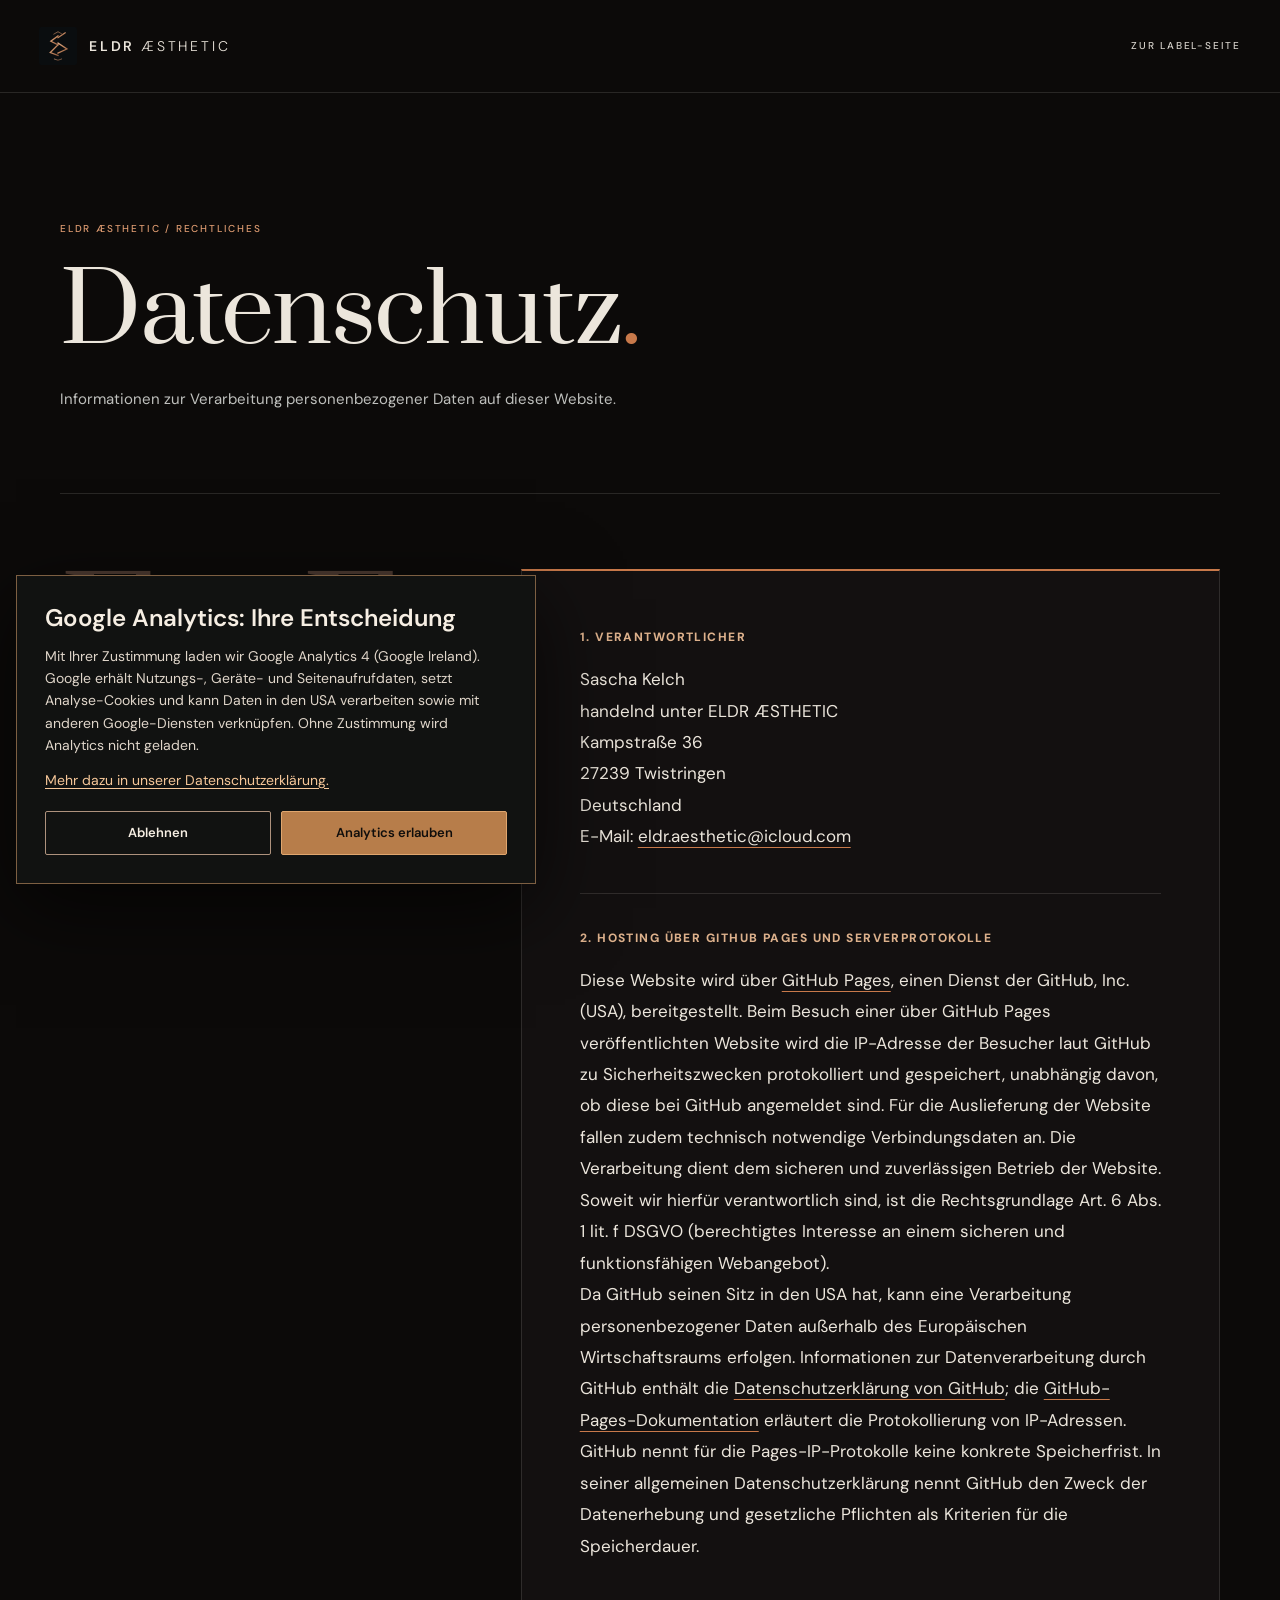
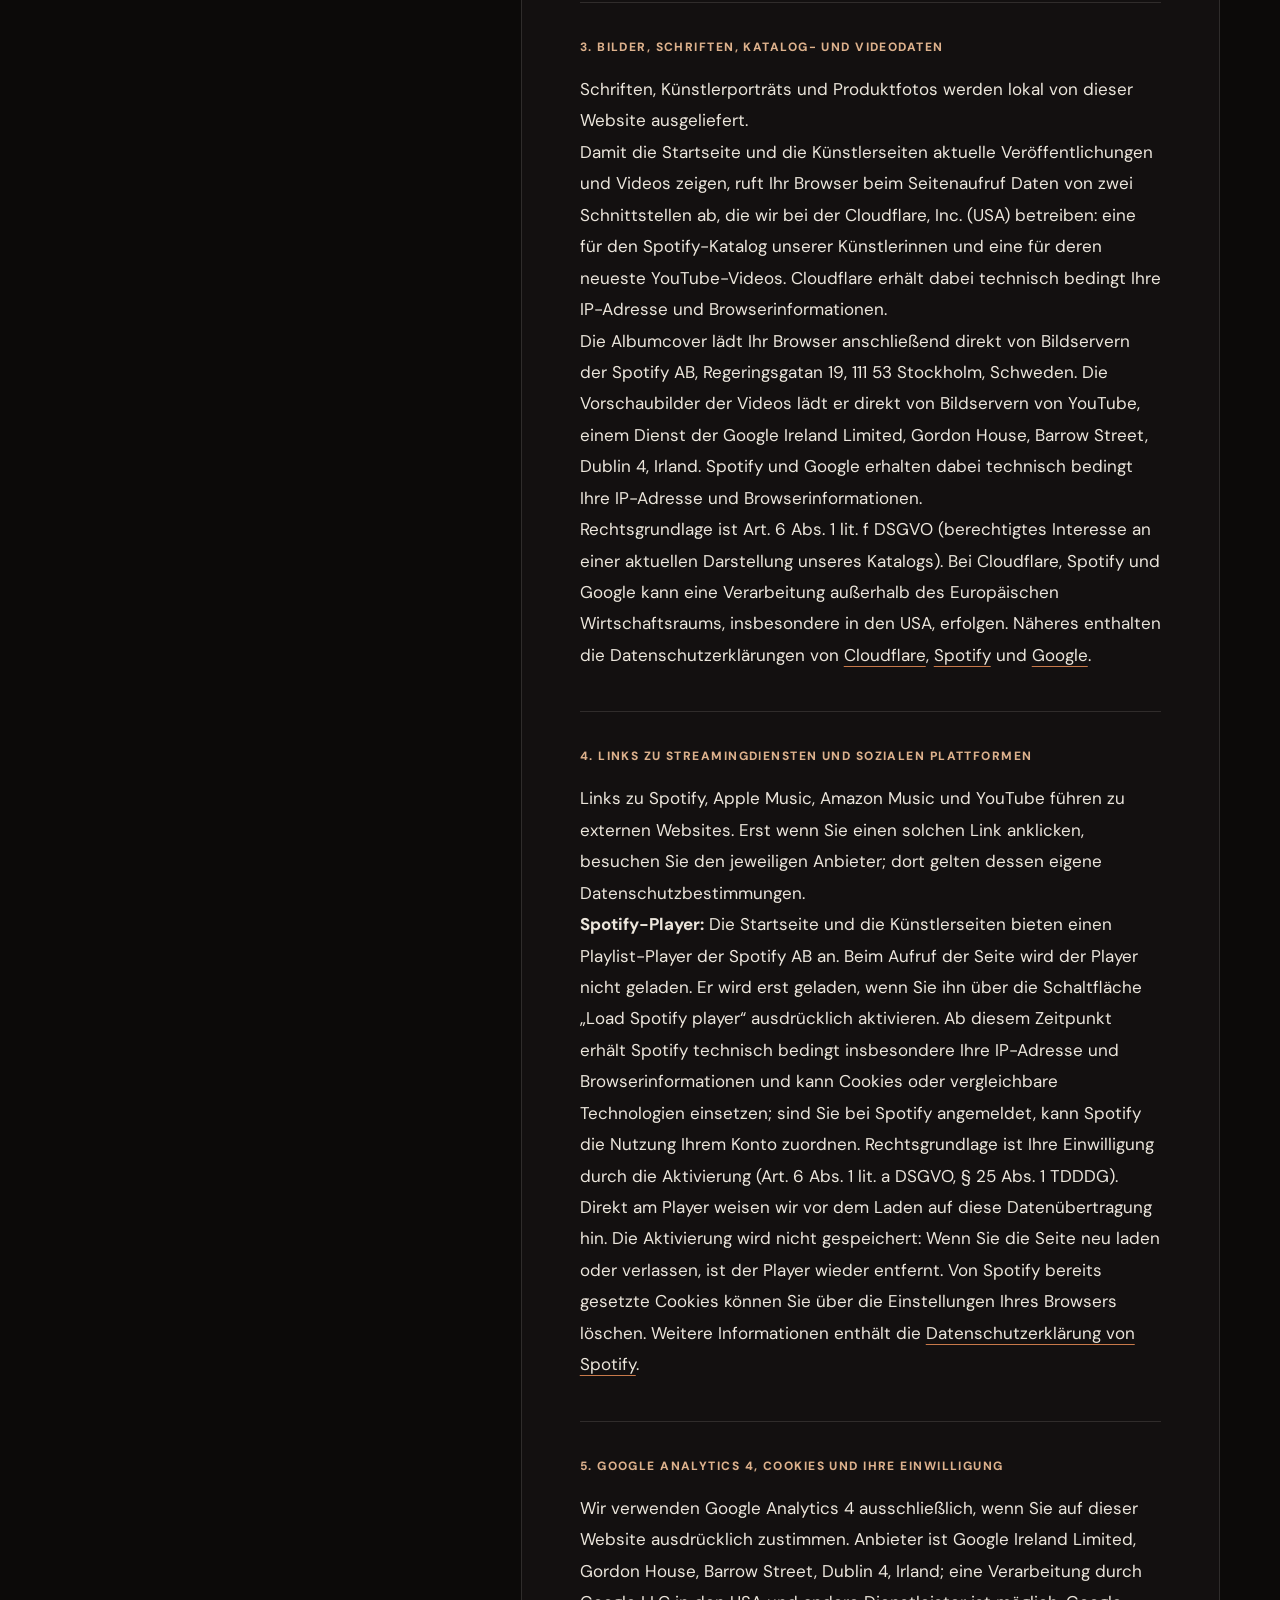
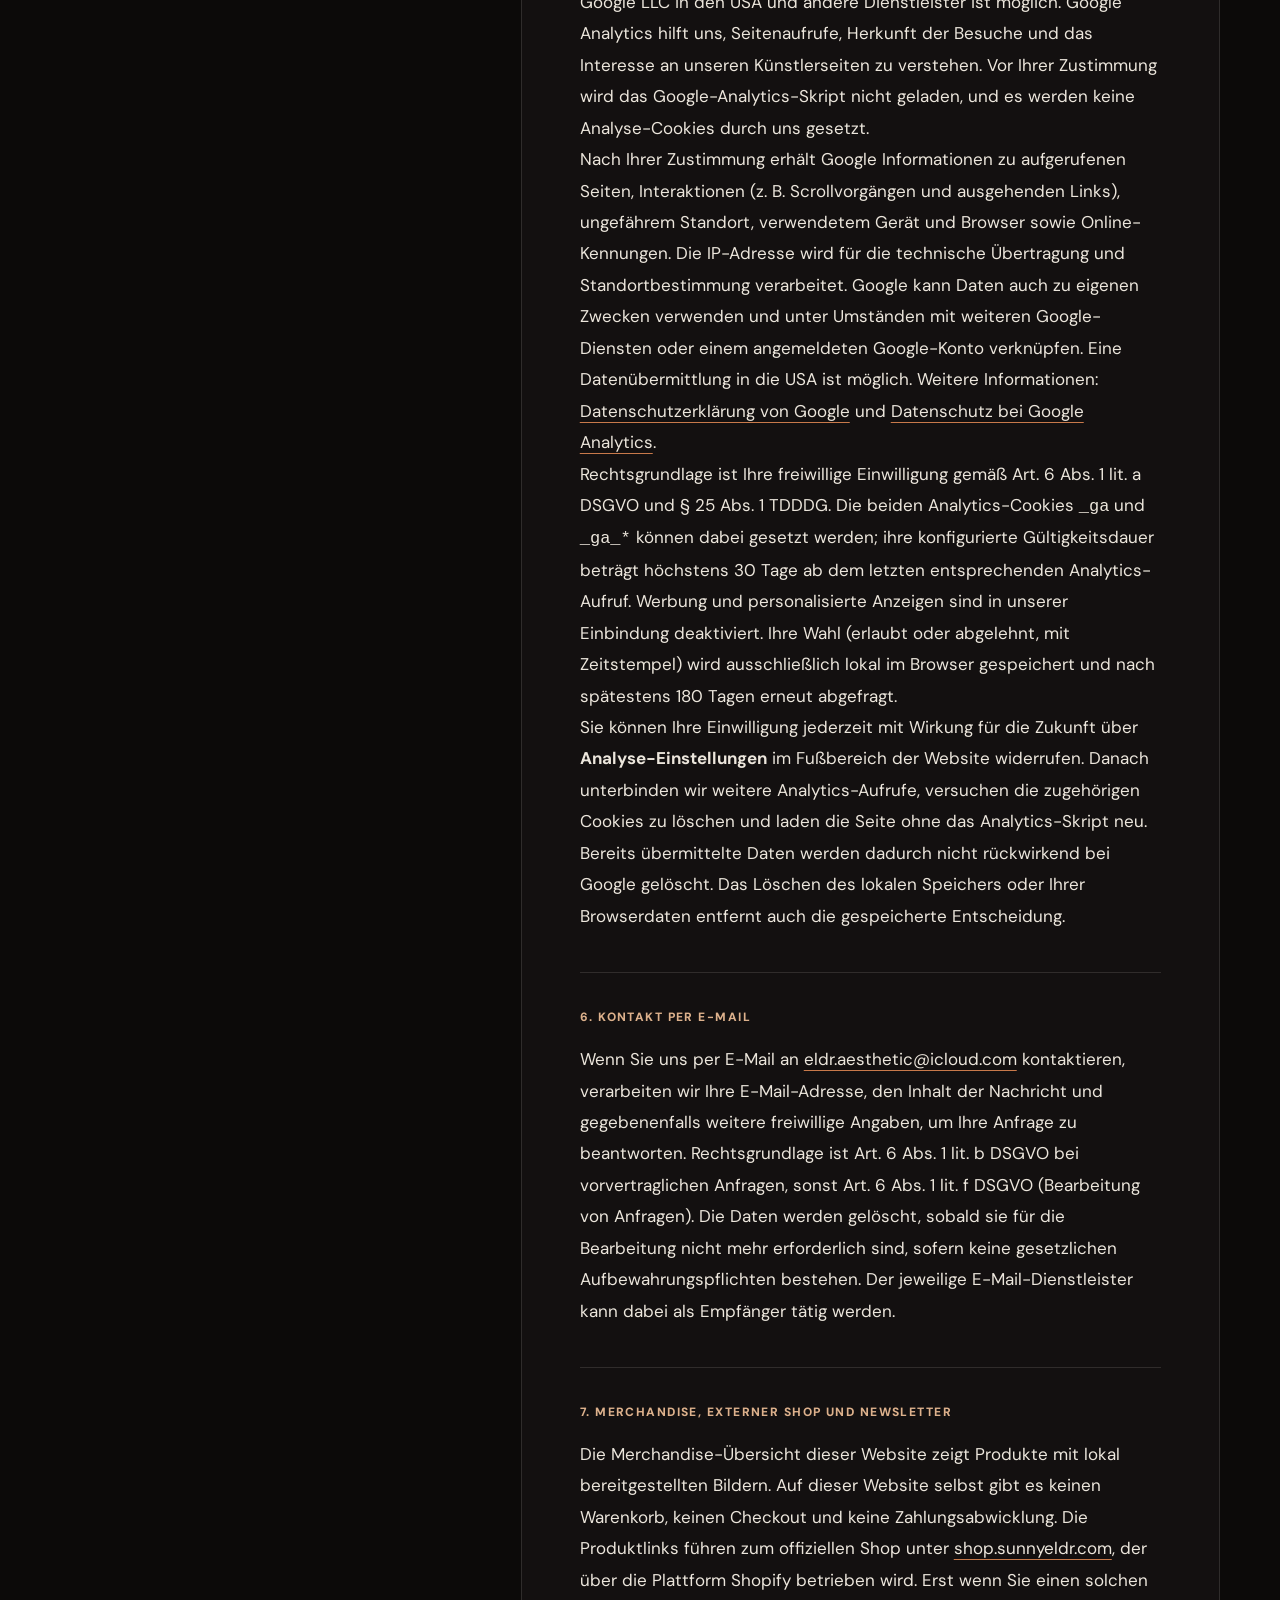
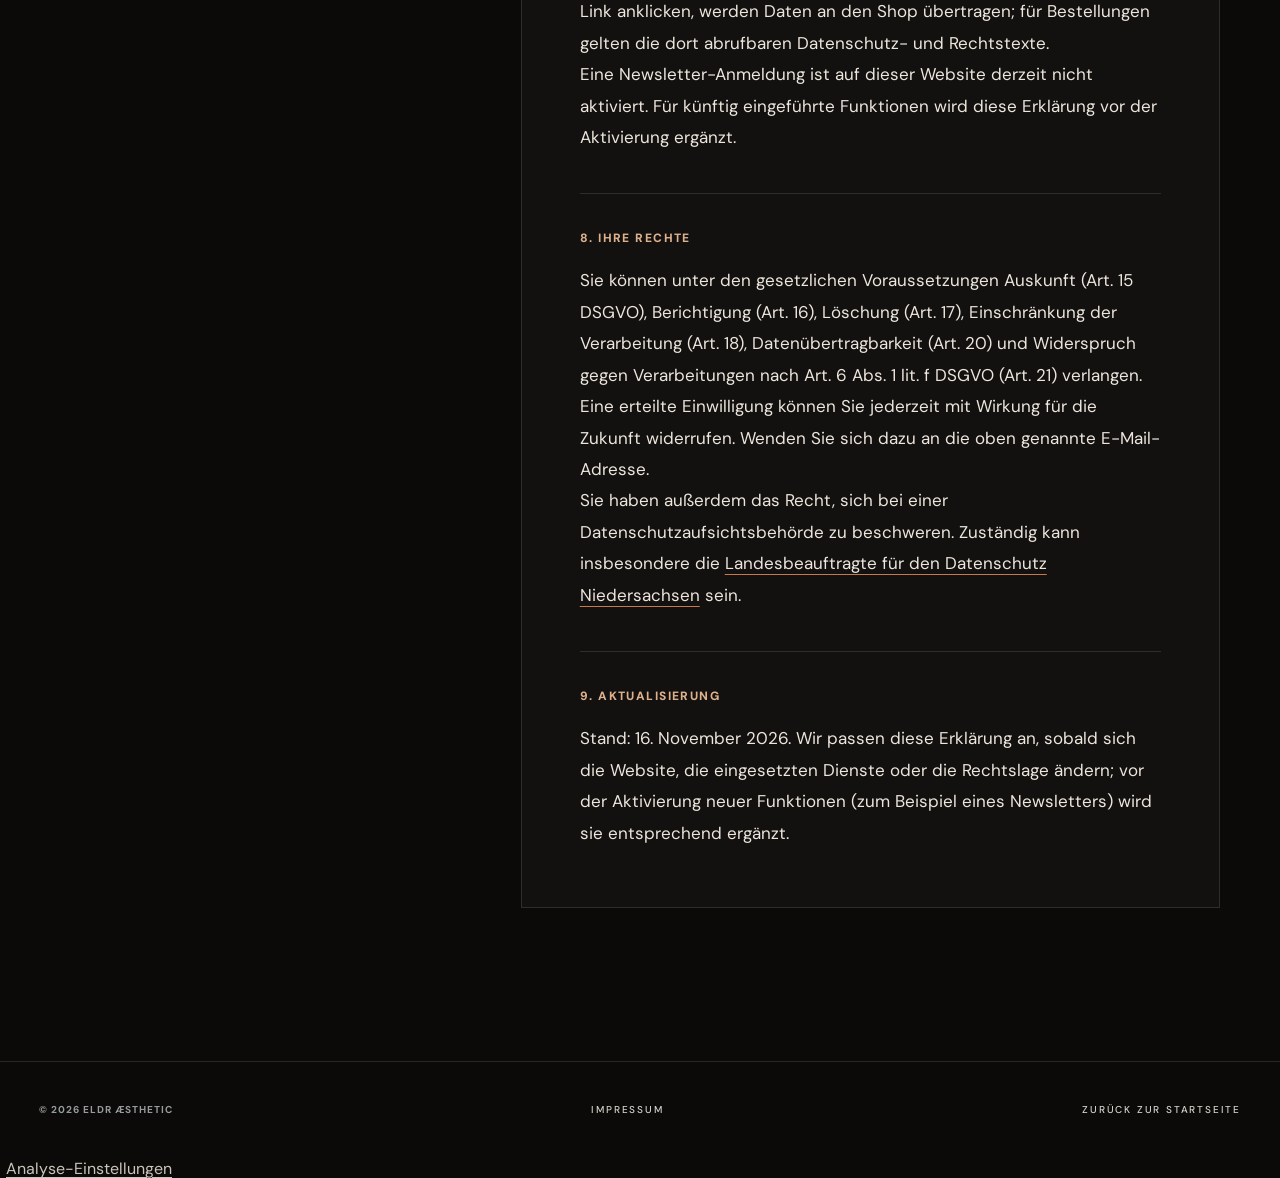
<file: datenschutz.html>
<!doctype html>
<html lang="de">
<head>
  <meta charset="utf-8" />
  <meta name="viewport" content="width=device-width, initial-scale=1" />
  <meta name="robots" content="noindex, follow" />
    <link rel="canonical" href="https://eldraesthetic.com/datenschutz.html" />
    <meta name="theme-color" content="#090b0d" />
  <meta name="description" content="Datenschutzhinweise der Website ELDR ÆSTHETIC." />
  <title>Datenschutz | ELDR ÆSTHETIC</title>
  <link rel="icon" href="assets/brand-mark.svg" type="image/svg+xml" />
  <link rel="stylesheet" href="assets/styles.css" />
  <link rel="stylesheet" href="assets/legal-pages.css" />
  <link rel="stylesheet" href="assets/eldr-pages.css" />
  <link rel="stylesheet" href="assets/eldr-analytics.css" />
</head>
<body class="legal-page">
  <a class="skip-link" href="#main">Zum Inhalt springen</a>
  <header class="legal-header"><div class="shell legal-header-inner">
    <a class="legal-brand" href="index.html" aria-label="ELDR ÆSTHETIC Startseite"><img src="assets/brand-mark.svg" width="38" height="38" alt="" /><span>ELDR <em>ÆSTHETIC</em></span></a>
    <a class="legal-back" href="index.html">ZUR LABEL-SEITE</a>
  </div></header>
  <main id="main" class="legal-main shell">
    <div class="legal-heading"><p class="legal-kicker">ELDR ÆSTHETIC / RECHTLICHES</p><h1>Datenschutz<span>.</span></h1><p>Informationen zur Verarbeitung personenbezogener Daten auf dieser Website.</p></div>
    <div class="legal-layout"><div class="legal-aside" aria-hidden="true">E / Æ</div><div class="legal-panel">
      <section><h2>1. Verantwortlicher</h2><address>Sascha Kelch<br />handelnd unter ELDR ÆSTHETIC<br />Kampstraße 36<br />27239 Twistringen<br />Deutschland</address><p>E-Mail: <a href="mailto:eldr.aesthetic@icloud.com">eldr.aesthetic@icloud.com</a></p></section>
      <section><h2>2. Hosting über GitHub Pages und Serverprotokolle</h2><p>Diese Website wird über <a href="https://pages.github.com/" target="_blank" rel="noopener noreferrer">GitHub Pages</a>, einen Dienst der GitHub, Inc. (USA), bereitgestellt. Beim Besuch einer über GitHub Pages veröffentlichten Website wird die IP-Adresse der Besucher laut GitHub zu Sicherheitszwecken protokolliert und gespeichert, unabhängig davon, ob diese bei GitHub angemeldet sind. Für die Auslieferung der Website fallen zudem technisch notwendige Verbindungsdaten an. Die Verarbeitung dient dem sicheren und zuverlässigen Betrieb der Website. Soweit wir hierfür verantwortlich sind, ist die Rechtsgrundlage Art. 6 Abs. 1 lit. f DSGVO (berechtigtes Interesse an einem sicheren und funktionsfähigen Webangebot).</p><p>Da GitHub seinen Sitz in den USA hat, kann eine Verarbeitung personenbezogener Daten außerhalb des Europäischen Wirtschaftsraums erfolgen. Informationen zur Datenverarbeitung durch GitHub enthält die <a href="https://docs.github.com/de/site-policy/privacy-policies/github-general-privacy-statement" target="_blank" rel="noopener noreferrer">Datenschutzerklärung von GitHub</a>; die <a href="https://docs.github.com/de/pages/getting-started-with-github-pages/what-is-github-pages" target="_blank" rel="noopener noreferrer">GitHub-Pages-Dokumentation</a> erläutert die Protokollierung von IP-Adressen.</p><p>GitHub nennt für die Pages-IP-Protokolle keine konkrete Speicherfrist. In seiner allgemeinen Datenschutzerklärung nennt GitHub den Zweck der Datenerhebung und gesetzliche Pflichten als Kriterien für die Speicherdauer.</p></section>
      <section><h2>3. Bilder, Schriften, Katalog- und Videodaten</h2><p>Schriften, Künstlerporträts und Produktfotos werden lokal von dieser Website ausgeliefert.</p><p>Damit die Startseite und die Künstlerseiten aktuelle Veröffentlichungen und Videos zeigen, ruft Ihr Browser beim Seitenaufruf Daten von zwei Schnittstellen ab, die wir bei der Cloudflare, Inc. (USA) betreiben: eine für den Spotify-Katalog unserer Künstlerinnen und eine für deren neueste YouTube-Videos. Cloudflare erhält dabei technisch bedingt Ihre IP-Adresse und Browserinformationen.</p><p>Die Albumcover lädt Ihr Browser anschließend direkt von Bildservern der Spotify AB, Regeringsgatan 19, 111 53 Stockholm, Schweden. Die Vorschaubilder der Videos lädt er direkt von Bildservern von YouTube, einem Dienst der Google Ireland Limited, Gordon House, Barrow Street, Dublin 4, Irland. Spotify und Google erhalten dabei technisch bedingt Ihre IP-Adresse und Browserinformationen.</p><p>Rechtsgrundlage ist Art. 6 Abs. 1 lit. f DSGVO (berechtigtes Interesse an einer aktuellen Darstellung unseres Katalogs). Bei Cloudflare, Spotify und Google kann eine Verarbeitung außerhalb des Europäischen Wirtschaftsraums, insbesondere in den USA, erfolgen. Näheres enthalten die Datenschutzerklärungen von <a href="https://www.cloudflare.com/privacypolicy/" target="_blank" rel="noopener noreferrer">Cloudflare</a>, <a href="https://www.spotify.com/de/legal/privacy-policy/" target="_blank" rel="noopener noreferrer">Spotify</a> und <a href="https://policies.google.com/privacy" target="_blank" rel="noopener noreferrer">Google</a>.</p></section>
      <section><h2>4. Links zu Streamingdiensten und sozialen Plattformen</h2><p>Links zu Spotify, Apple Music, Amazon Music und YouTube führen zu externen Websites. Erst wenn Sie einen solchen Link anklicken, besuchen Sie den jeweiligen Anbieter; dort gelten dessen eigene Datenschutzbestimmungen.</p><p><strong>Spotify-Player:</strong> Die Startseite und die Künstlerseiten bieten einen Playlist-Player der Spotify AB an. Beim Aufruf der Seite wird der Player nicht geladen. Er wird erst geladen, wenn Sie ihn über die Schaltfläche „Load Spotify player“ ausdrücklich aktivieren. Ab diesem Zeitpunkt erhält Spotify technisch bedingt insbesondere Ihre IP-Adresse und Browserinformationen und kann Cookies oder vergleichbare Technologien einsetzen; sind Sie bei Spotify angemeldet, kann Spotify die Nutzung Ihrem Konto zuordnen. Rechtsgrundlage ist Ihre Einwilligung durch die Aktivierung (Art. 6 Abs. 1 lit. a DSGVO, § 25 Abs. 1 TDDDG). Direkt am Player weisen wir vor dem Laden auf diese Datenübertragung hin. Die Aktivierung wird nicht gespeichert: Wenn Sie die Seite neu laden oder verlassen, ist der Player wieder entfernt. Von Spotify bereits gesetzte Cookies können Sie über die Einstellungen Ihres Browsers löschen. Weitere Informationen enthält die <a href="https://www.spotify.com/de/legal/privacy-policy/" target="_blank" rel="noopener noreferrer">Datenschutzerklärung von Spotify</a>.</p></section>
      <section><h2>5. Google Analytics 4, Cookies und Ihre Einwilligung</h2>
        <p>Wir verwenden Google Analytics 4 ausschließlich, wenn Sie auf dieser Website ausdrücklich zustimmen. Anbieter ist Google Ireland Limited, Gordon House, Barrow Street, Dublin 4, Irland; eine Verarbeitung durch Google LLC in den USA und andere Dienstleister ist möglich. Google Analytics hilft uns, Seitenaufrufe, Herkunft der Besuche und das Interesse an unseren Künstlerseiten zu verstehen. Vor Ihrer Zustimmung wird das Google-Analytics-Skript nicht geladen, und es werden keine Analyse-Cookies durch uns gesetzt.</p>
        <p>Nach Ihrer Zustimmung erhält Google Informationen zu aufgerufenen Seiten, Interaktionen (z. B. Scrollvorgängen und ausgehenden Links), ungefährem Standort, verwendetem Gerät und Browser sowie Online-Kennungen. Die IP-Adresse wird für die technische Übertragung und Standortbestimmung verarbeitet. Google kann Daten auch zu eigenen Zwecken verwenden und unter Umständen mit weiteren Google-Diensten oder einem angemeldeten Google-Konto verknüpfen. Eine Datenübermittlung in die USA ist möglich. Weitere Informationen: <a href="https://policies.google.com/privacy" target="_blank" rel="noopener noreferrer">Datenschutzerklärung von Google</a> und <a href="https://support.google.com/analytics/answer/6004245?hl=de" target="_blank" rel="noopener noreferrer">Datenschutz bei Google Analytics</a>.</p>
        <p>Rechtsgrundlage ist Ihre freiwillige Einwilligung gemäß Art. 6 Abs. 1 lit. a DSGVO und § 25 Abs. 1 TDDDG. Die beiden Analytics-Cookies <code>_ga</code> und <code>_ga_*</code> können dabei gesetzt werden; ihre konfigurierte Gültigkeitsdauer beträgt höchstens 30 Tage ab dem letzten entsprechenden Analytics-Aufruf. Werbung und personalisierte Anzeigen sind in unserer Einbindung deaktiviert. Ihre Wahl (erlaubt oder abgelehnt, mit Zeitstempel) wird ausschließlich lokal im Browser gespeichert und nach spätestens 180 Tagen erneut abgefragt.</p>
        <p>Sie können Ihre Einwilligung jederzeit mit Wirkung für die Zukunft über <strong>Analyse-Einstellungen</strong> im Fußbereich der Website widerrufen. Danach unterbinden wir weitere Analytics-Aufrufe, versuchen die zugehörigen Cookies zu löschen und laden die Seite ohne das Analytics-Skript neu. Bereits übermittelte Daten werden dadurch nicht rückwirkend bei Google gelöscht. Das Löschen des lokalen Speichers oder Ihrer Browserdaten entfernt auch die gespeicherte Entscheidung.</p></section>
      <section><h2>6. Kontakt per E-Mail</h2><p>Wenn Sie uns per E-Mail an <a href="mailto:eldr.aesthetic@icloud.com">eldr.aesthetic@icloud.com</a> kontaktieren, verarbeiten wir Ihre E-Mail-Adresse, den Inhalt der Nachricht und gegebenenfalls weitere freiwillige Angaben, um Ihre Anfrage zu beantworten. Rechtsgrundlage ist Art. 6 Abs. 1 lit. b DSGVO bei vorvertraglichen Anfragen, sonst Art. 6 Abs. 1 lit. f DSGVO (Bearbeitung von Anfragen). Die Daten werden gelöscht, sobald sie für die Bearbeitung nicht mehr erforderlich sind, sofern keine gesetzlichen Aufbewahrungspflichten bestehen. Der jeweilige E-Mail-Dienstleister kann dabei als Empfänger tätig werden.</p></section>
      <section><h2>7. Merchandise, externer Shop und Newsletter</h2><p>Die Merchandise-Übersicht dieser Website zeigt Produkte mit lokal bereitgestellten Bildern. Auf dieser Website selbst gibt es keinen Warenkorb, keinen Checkout und keine Zahlungsabwicklung. Die Produktlinks führen zum offiziellen Shop unter <a href="https://shop.sunnyeldr.com/" target="_blank" rel="noopener noreferrer">shop.sunnyeldr.com</a>, der über die Plattform Shopify betrieben wird. Erst wenn Sie einen solchen Link anklicken, werden Daten an den Shop übertragen; für Bestellungen gelten die dort abrufbaren Datenschutz- und Rechtstexte.</p><p>Eine Newsletter-Anmeldung ist auf dieser Website derzeit nicht aktiviert. Für künftig eingeführte Funktionen wird diese Erklärung vor der Aktivierung ergänzt.</p></section>
      <section><h2>8. Ihre Rechte</h2><p>Sie können unter den gesetzlichen Voraussetzungen Auskunft (Art. 15 DSGVO), Berichtigung (Art. 16), Löschung (Art. 17), Einschränkung der Verarbeitung (Art. 18), Datenübertragbarkeit (Art. 20) und Widerspruch gegen Verarbeitungen nach Art. 6 Abs. 1 lit. f DSGVO (Art. 21) verlangen. Eine erteilte Einwilligung können Sie jederzeit mit Wirkung für die Zukunft widerrufen. Wenden Sie sich dazu an die oben genannte E-Mail-Adresse.</p><p>Sie haben außerdem das Recht, sich bei einer Datenschutzaufsichtsbehörde zu beschweren. Zuständig kann insbesondere die <a href="https://www.lfd.niedersachsen.de/" target="_blank" rel="noopener noreferrer">Landesbeauftragte für den Datenschutz Niedersachsen</a> sein.</p></section>
      <section><h2>9. Aktualisierung</h2><p>Stand: 16. November 2026. Wir passen diese Erklärung an, sobald sich die Website, die eingesetzten Dienste oder die Rechtslage ändern; vor der Aktivierung neuer Funktionen (zum Beispiel eines Newsletters) wird sie entsprechend ergänzt.</p></section>
    </div></div>
  </main>
  <footer class="legal-footer"><div class="shell legal-footer-inner"><span>© 2026 ELDR ÆSTHETIC</span><a href="impressum.html">IMPRESSUM</a><a href="index.html">ZURÜCK ZUR STARTSEITE</a></div></footer>
  <script defer src="assets/eldr-analytics.js"></script>
</body>
</html>
</file>
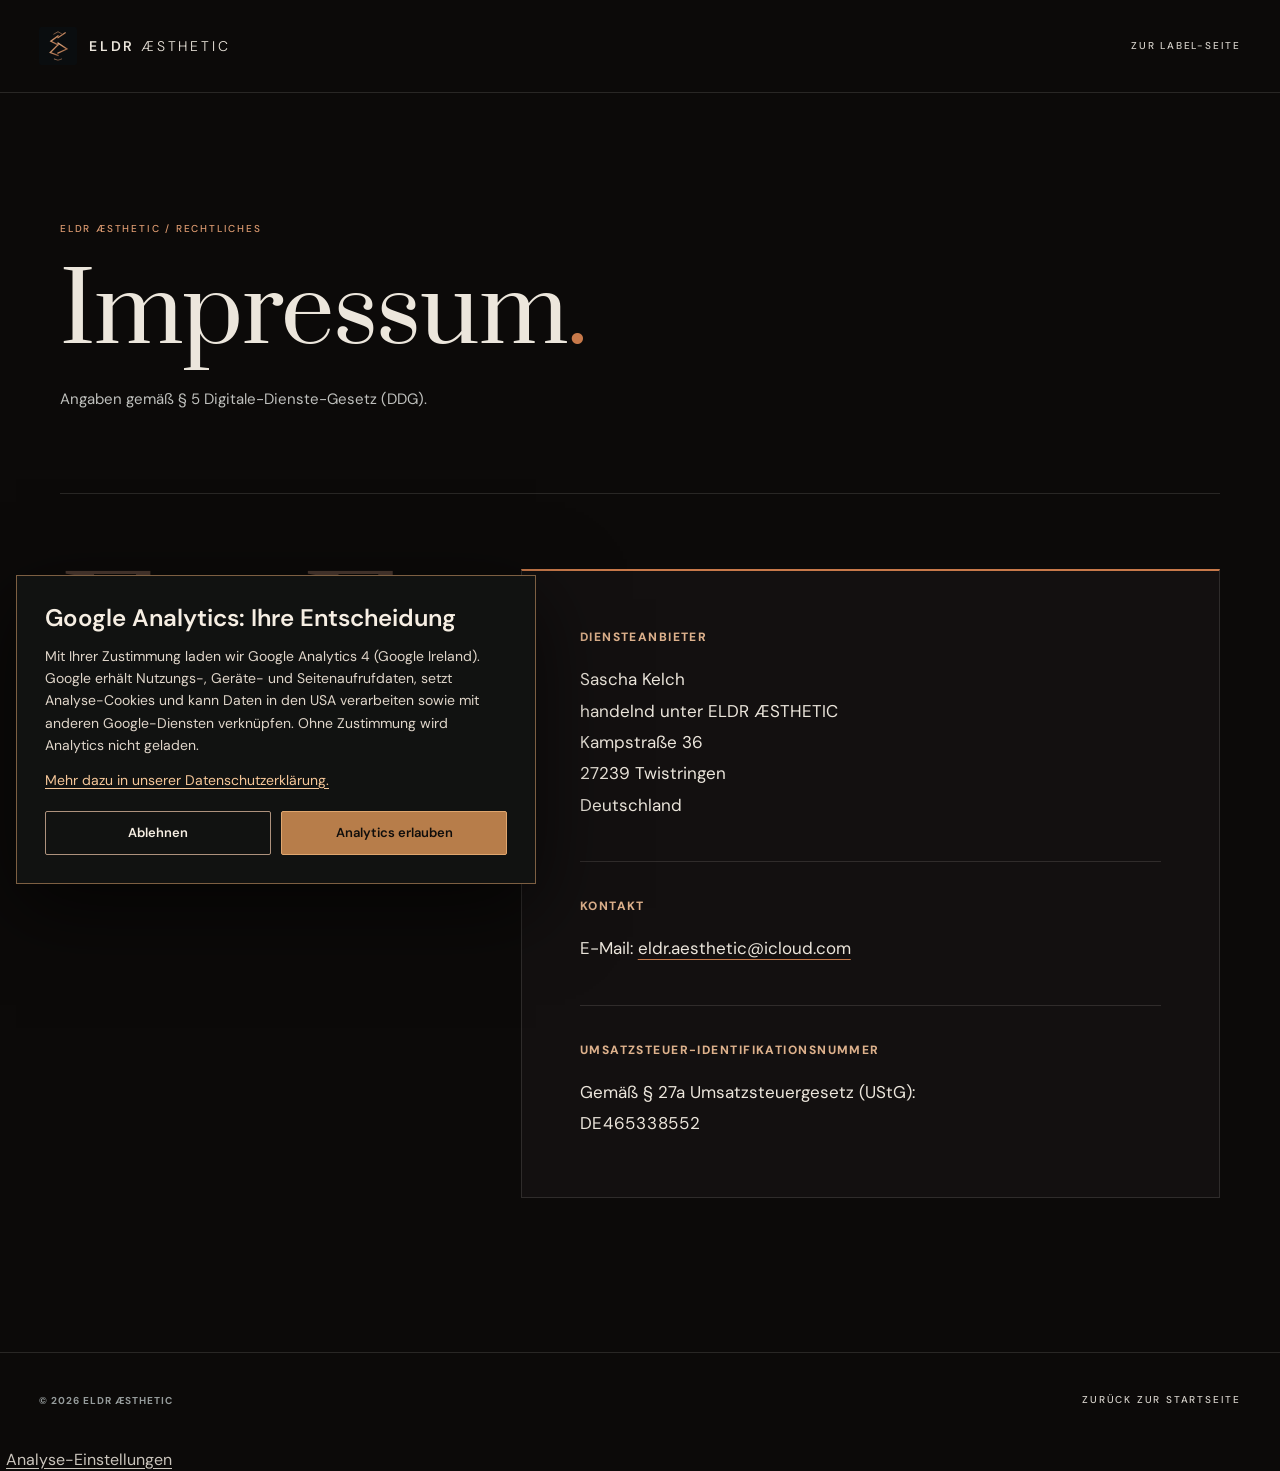
<file: impressum.html>
<!doctype html>
<html lang="de">
  <head>
    <meta charset="utf-8" />
    <meta name="viewport" content="width=device-width, initial-scale=1" />
    <meta name="robots" content="noindex, follow" />
    <link rel="canonical" href="https://eldraesthetic.com/impressum.html" />
    <meta name="theme-color" content="#090b0d" />
    <meta name="description" content="Impressum und Anbieterkennzeichnung von ELDR ÆSTHETIC." />
    <title>Impressum | ELDR ÆSTHETIC</title>
    <link rel="icon" href="assets/brand-mark.svg" type="image/svg+xml" />
    <link rel="stylesheet" href="assets/styles.css" />
    <link rel="stylesheet" href="assets/legal-pages.css" />
    <link rel="stylesheet" href="assets/eldr-pages.css" />
    <link rel="stylesheet" href="assets/eldr-analytics.css" />
</head>
  <body class="legal-page">
    <a class="skip-link" href="#main">Zum Inhalt springen</a>
    <header class="legal-header">
      <div class="shell legal-header-inner">
        <a class="legal-brand" href="index.html" aria-label="ELDR ÆSTHETIC Startseite">
          <img src="assets/brand-mark.svg" width="38" height="38" alt="" />
          <span>ELDR <em>ÆSTHETIC</em></span>
        </a>
        <a class="legal-back" href="index.html">ZUR LABEL-SEITE</a>
      </div>
    </header>

    <main id="main" class="legal-main shell">
      <div class="legal-heading">
        <p class="legal-kicker">ELDR ÆSTHETIC / RECHTLICHES</p>
        <h1>Impressum<span>.</span></h1>
        <p>Angaben gemäß § 5 Digitale-Dienste-Gesetz (DDG).</p>
      </div>

      <div class="legal-layout">
        <div class="legal-aside" aria-hidden="true">E / Æ</div>
        <div class="legal-panel">
          <section aria-labelledby="anbieter">
            <h2 id="anbieter">Diensteanbieter</h2>
            <address>
              Sascha Kelch<br />
              handelnd unter ELDR ÆSTHETIC<br />
              Kampstraße 36<br />
              27239 Twistringen<br />
              Deutschland
            </address>
          </section>
          <section aria-labelledby="kontakt">
            <h2 id="kontakt">Kontakt</h2>
            <p>E-Mail: <a href="mailto:eldr.aesthetic@icloud.com">eldr.aesthetic@icloud.com</a></p>
          </section>
          <section aria-labelledby="umsatzsteuer">
            <h2 id="umsatzsteuer">Umsatzsteuer-Identifikationsnummer</h2>
            <p>Gemäß § 27a Umsatzsteuergesetz (UStG):<br />
              <span class="legal-identifier">DE465338552</span>
            </p>
          </section>
        </div>
      </div>
    </main>

    <footer class="legal-footer">
      <div class="shell legal-footer-inner">
        <span>© 2026 ELDR ÆSTHETIC</span>
        <a href="index.html">ZURÜCK ZUR STARTSEITE</a>
      </div>
    </footer>
    <script defer src="assets/eldr-analytics.js"></script>
</body>
</html>
</file>
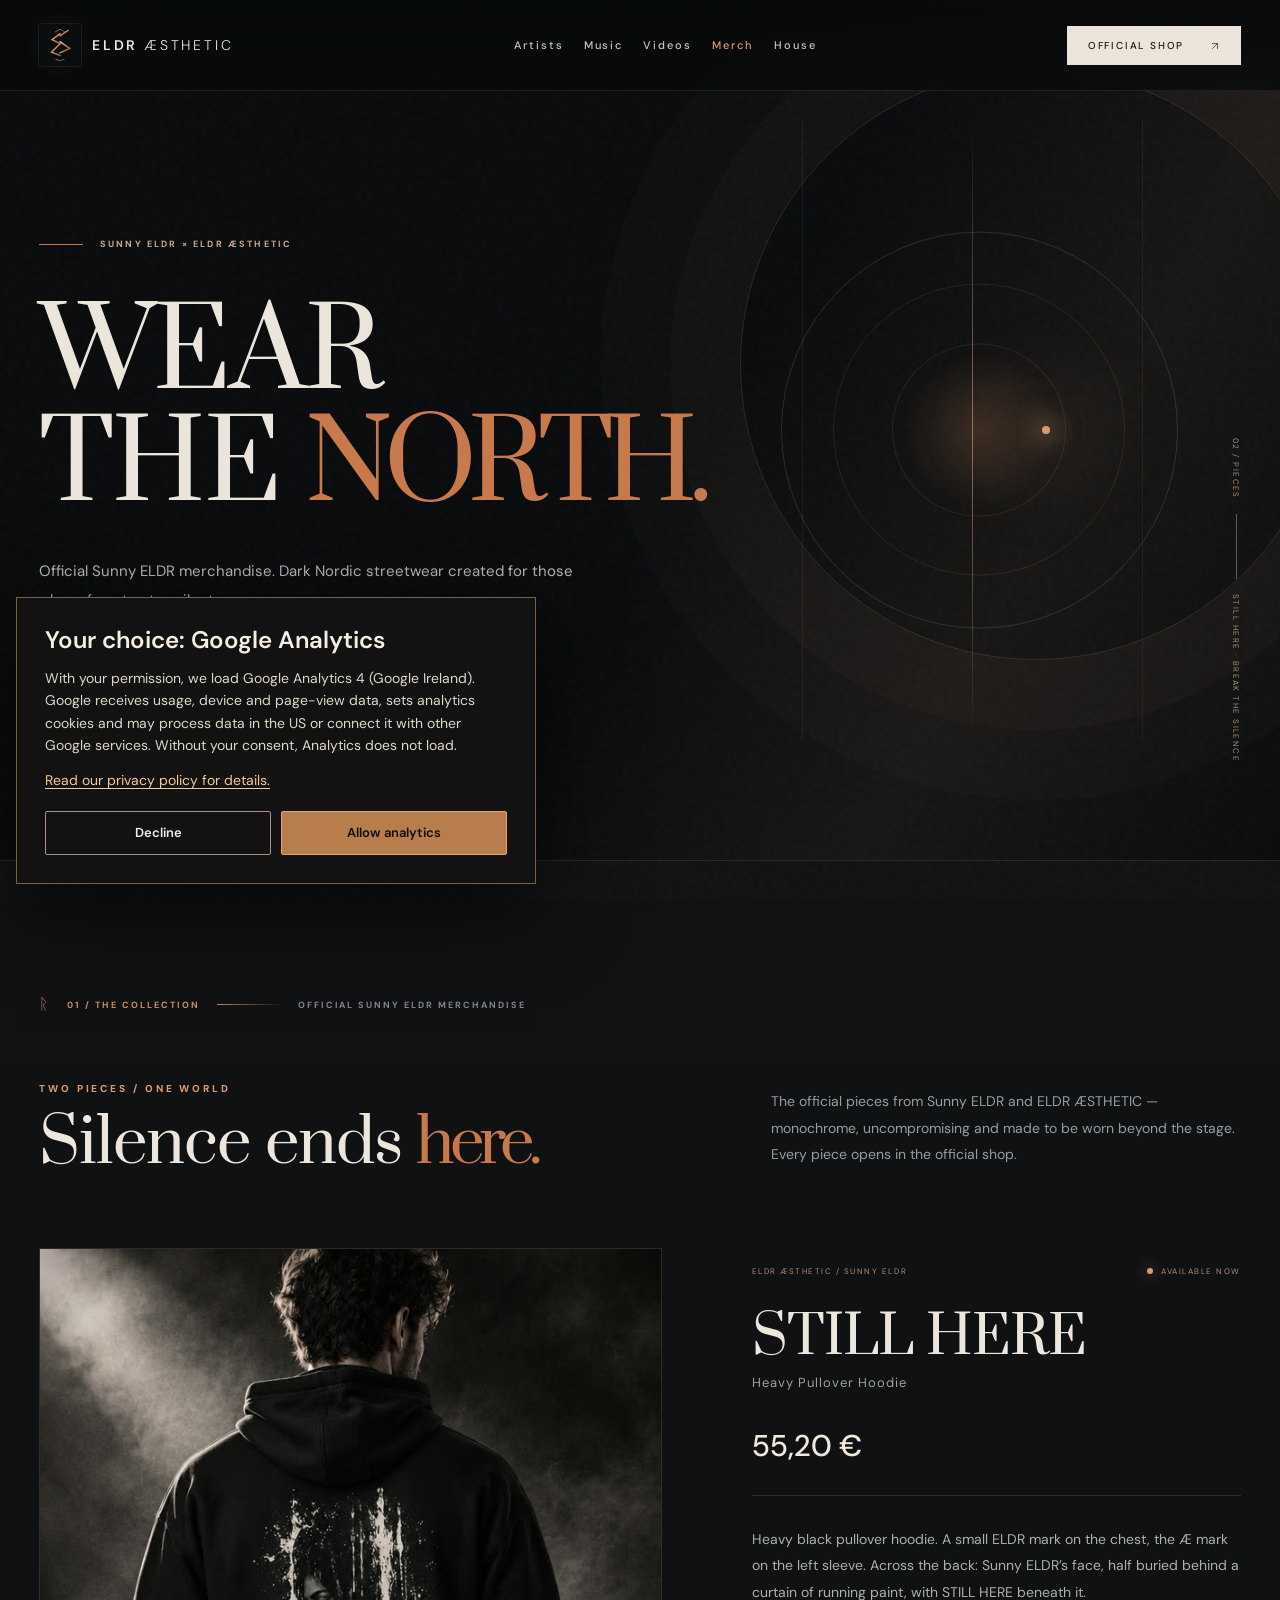
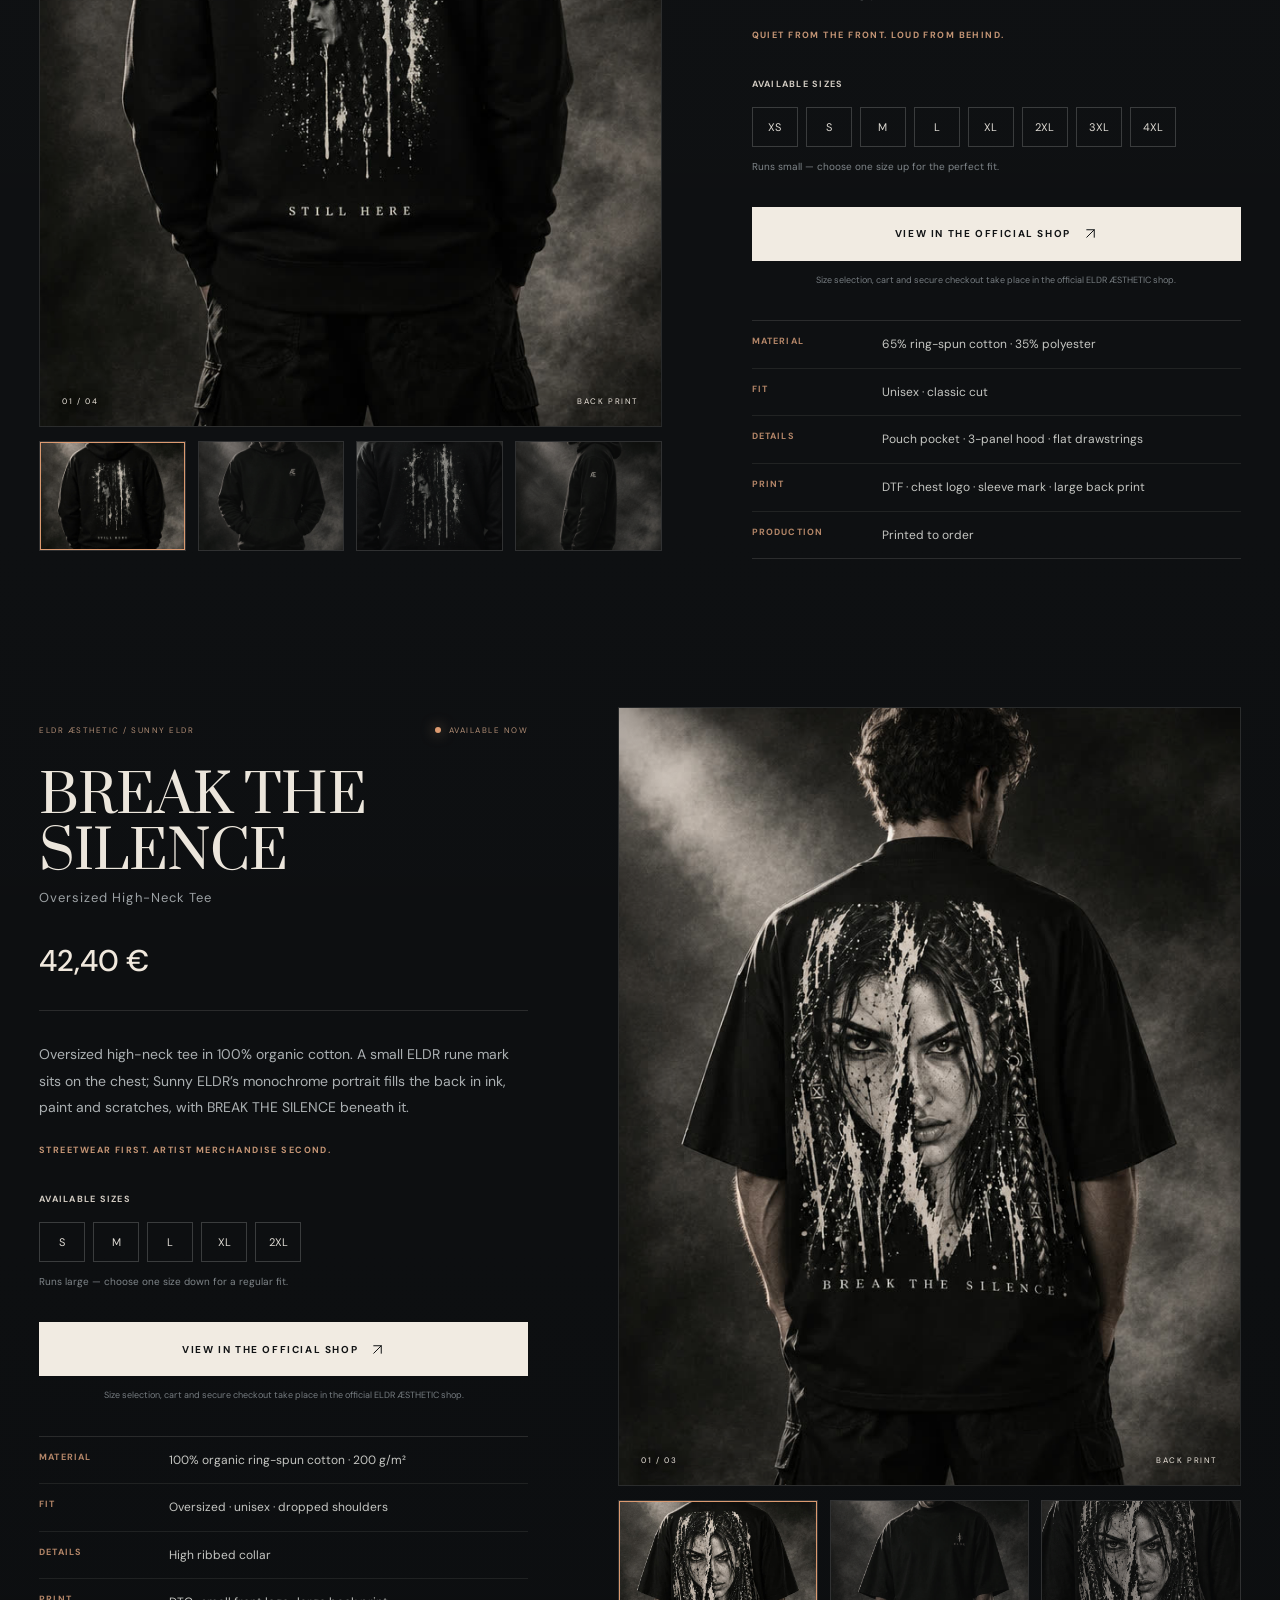
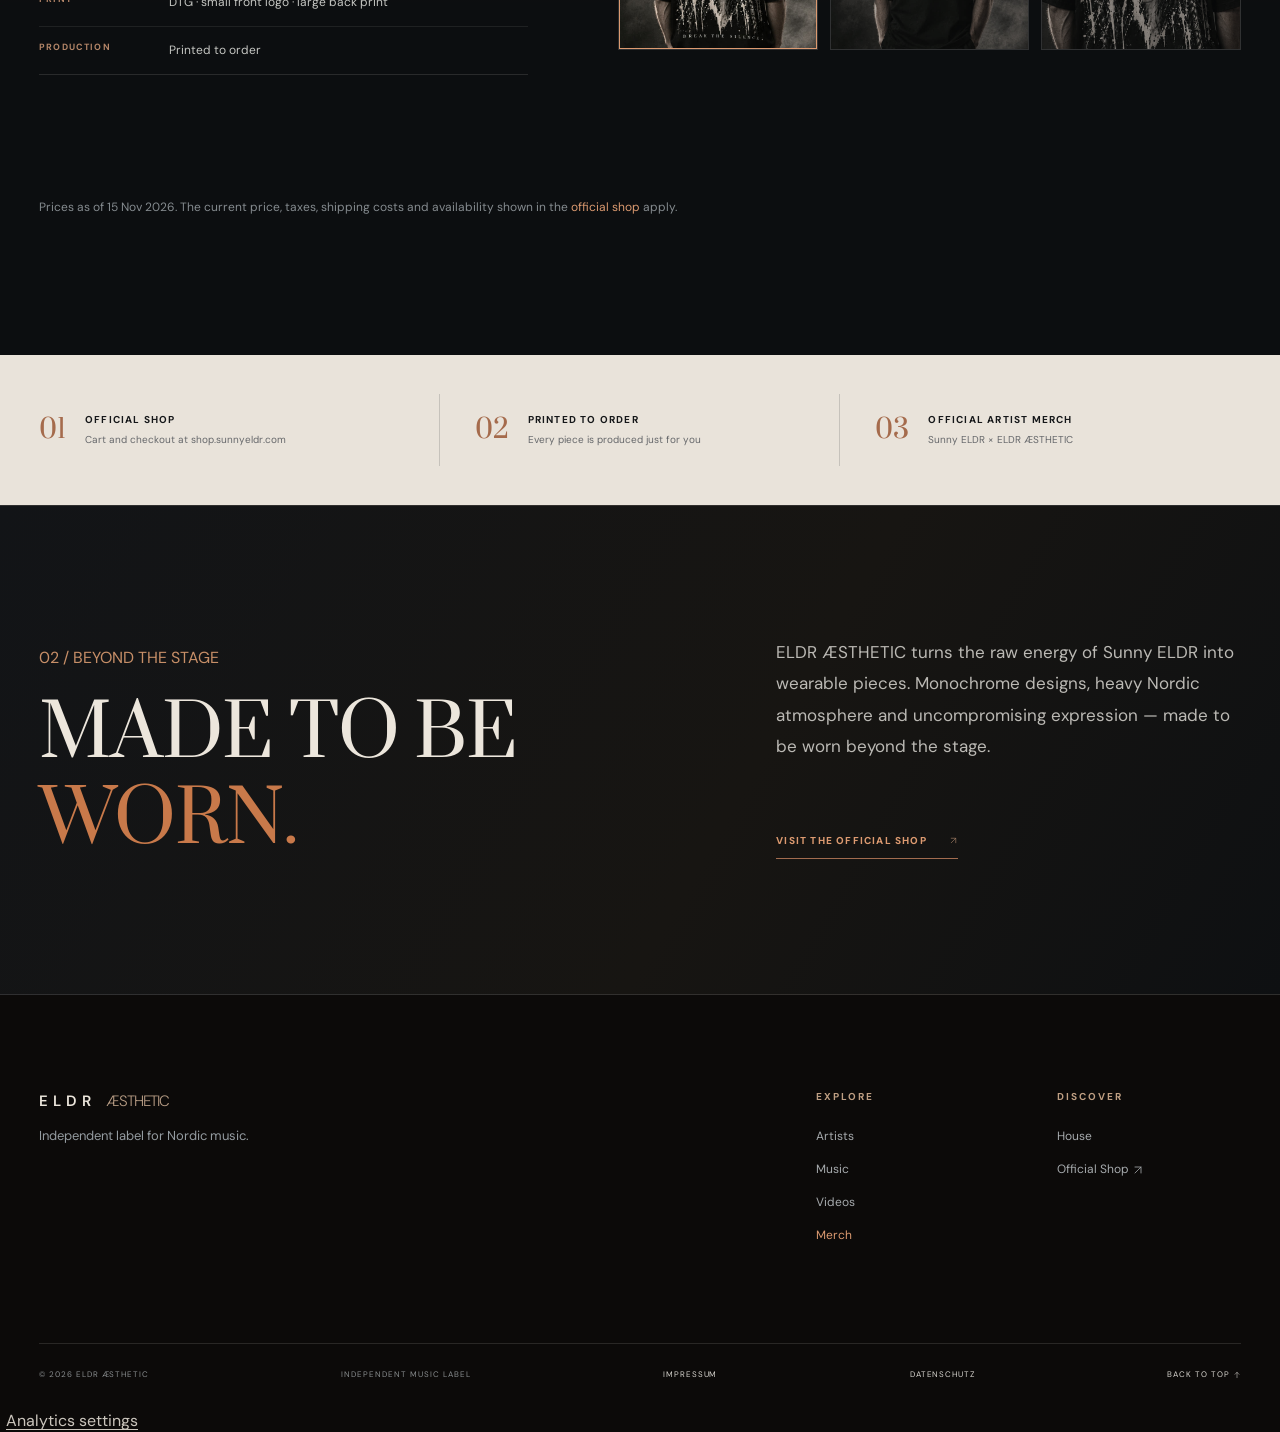
<file: merch.html>
<!doctype html>
<html lang="en">
  <head>
    <meta charset="utf-8" />
    <meta content="width=device-width, initial-scale=1" name="viewport" />
    <meta content="#090b0d" name="theme-color" />
    <meta content="Official Sunny ELDR merchandise by ELDR ÆSTHETIC. Dark Nordic streetwear made beyond the stage." name="description" />
    <meta content="website" property="og:type" />
    <meta content="ELDR ÆSTHETIC Merch — Wear the North" property="og:title" />
    <meta content="Official Sunny ELDR merchandise. Dark Nordic streetwear for those who refuse to stay silent." property="og:description" />
    <meta property="og:image" content="https://eldraesthetic.com/assets/og-cover.png" />
    <meta property="og:url" content="https://eldraesthetic.com/merch.html" />
    <link rel="canonical" href="https://eldraesthetic.com/merch.html" />
    <meta content="summary_large_image" name="twitter:card" />
    <title>Merch — Wear the North | ELDR ÆSTHETIC</title>
    <link href="assets/brand-mark.svg" rel="icon" type="image/svg+xml" />
    <link rel="stylesheet" href="assets/styles.css" />
    <link rel="stylesheet" href="assets/merch.css" />
    <link rel="stylesheet" href="assets/eldr-pages.css" />
    <link rel="stylesheet" href="assets/eldr-analytics.css" />
</head>
  <body class="merch-page">
    <a class="skip-link" href="#main">Skip to content</a>
    <div aria-hidden="true" class="page-grain"></div>

    <header class="site-header scrolled" id="top">
      <div class="header-inner shell">
        <a aria-label="ELDR ÆSTHETIC home" class="brand" href="index.html">
          <img alt="" class="brand-symbol" height="38" src="assets/brand-mark.svg" width="38" />
          <span class="brand-type">
            ELDR
            <span>ÆSTHETIC</span>
            <small>INDEPENDENT MUSIC LABEL</small>
          </span>
        </a>
        <nav aria-label="Main navigation" class="desktop-nav">
          <a href="index.html#artists">Artists</a>
          <a href="index.html#music">Music</a>
          <a href="index.html#videos">Videos</a>
          <a aria-current="page" class="is-current" href="merch.html">Merch</a>
          <a href="index.html#house">House</a>
        </nav>
        <div class="header-actions">
          <a class="header-cta" href="https://shop.sunnyeldr.com/" rel="noopener noreferrer" target="_blank" aria-label="Open the official ELDR ÆSTHETIC shop in a new tab">
            Official shop
            <span aria-hidden="true"><svg class="icon" aria-hidden="true" focusable="false" viewBox="0 0 24 24"><path d="M6 18 18 6M6 6h12v12"></path></svg></span>
          </a>
          <button aria-controls="mobile-nav" aria-expanded="false" aria-label="Open menu" class="icon-button menu-trigger" type="button">
            <svg aria-hidden="true" viewBox="0 0 24 24"><path d="M3 7h18M3 12h18M3 17h18"></path></svg>
          </button>
        </div>
      </div>
      <nav aria-label="Mobile navigation" class="mobile-nav" hidden id="mobile-nav">
        <a href="index.html#artists">Artists</a>
          <a href="index.html#music">Music</a>
          <a href="index.html#videos">Videos</a>
          <a aria-current="page" href="merch.html">Merch</a>
          <a href="index.html#house">House</a>
      </nav>
    </header>

    <main id="main" tabindex="-1">
      <section aria-labelledby="merch-hero-title" class="merch-hero">
        <div aria-hidden="true" class="merch-hero-art">
          <span class="merch-hero-rune">E</span>
          <span class="merch-hero-orbit"></span>
          <span class="merch-hero-flare"></span>
        </div>
        <div class="shell merch-hero-layout">
          <div class="merch-hero-copy">
            <p class="eyebrow merch-eyebrow">
              <span class="eyebrow-line"></span>
              SUNNY ELDR × ELDR ÆSTHETIC
            </p>
            <h1 id="merch-hero-title">
              WEAR
              <br />
              THE
              <em>NORTH</em><span class="period">.</span>
            </h1>
            <p>
              Official Sunny ELDR merchandise. Dark Nordic streetwear created
              for those who refuse to stay silent.
            </p>
            <a class="button button-solid" href="#collection">
              See the collection
              <span aria-hidden="true"><svg class="icon" aria-hidden="true" focusable="false" viewBox="0 0 24 24"><path d="M12 4v16m-6-6 6 6 6-6"></path></svg></span>
            </a>
          </div>
          <div aria-hidden="true" class="merch-hero-index">
            <span>02 / PIECES</span>
            <span class="merch-hero-index-line"></span>
            <span>STILL HERE · BREAK THE SILENCE</span>
          </div>
        </div>
      </section>

      <section aria-labelledby="collection-title" class="merch-catalog section-pad" id="collection">
        <div class="shell">
          <div class="section-kicker">
            <span class="section-index">01 / THE COLLECTION</span>
            <span class="small-rule"></span>
            <span>OFFICIAL SUNNY ELDR MERCHANDISE</span>
          </div>
          <div class="merch-catalog-heading">
            <div>
              <p class="overline">TWO PIECES / ONE WORLD</p>
              <h2 class="display-heading" id="collection-title">
                Silence ends
                <em>here.</em>
              </h2>
            </div>
            <p>
              The official pieces from Sunny ELDR and ELDR ÆSTHETIC —
              monochrome, uncompromising and made to be worn beyond the stage.
              Every piece opens in the official shop.
            </p>
          </div>

          <article class="merch-product" data-shopify-handle="still-here-oversized-hoodie" id="hoodie">
            <div class="merch-gallery">
              <figure class="merch-gallery-stage">
                <img alt="STILL HERE heavy pullover hoodie — back print worn by model" data-gallery-main decoding="async" fetchpriority="high" height="1024" src="assets/merch-hoodie-back.jpg" width="688" />
                <figcaption>
                  <span data-gallery-position>01 / 04</span>
                  <span data-gallery-caption>BACK PRINT</span>
                </figcaption>
              </figure>
              <div aria-label="STILL HERE product images" class="merch-thumbnails" role="group">
                <button aria-label="Show back print" aria-pressed="true" class="merch-thumbnail is-active" data-gallery-alt="STILL HERE heavy pullover hoodie — back print worn by model" data-gallery-label="BACK PRINT" data-gallery-position="01 / 04" data-gallery-src="assets/merch-hoodie-back.jpg" type="button">
                  <img alt="" decoding="async" height="1024" loading="lazy" src="assets/merch-hoodie-back.jpg" width="688" />
                </button>
                <button aria-label="Show front with ELDR logo" aria-pressed="false" class="merch-thumbnail" data-gallery-alt="STILL HERE heavy pullover hoodie — front with small ELDR logo" data-gallery-label="FRONT LOGO" data-gallery-position="02 / 04" data-gallery-src="assets/merch-hoodie-front.jpg" type="button">
                  <img alt="" decoding="async" height="1024" loading="lazy" src="assets/merch-hoodie-front.jpg" width="688" />
                </button>
                <button aria-label="Show back print detail" aria-pressed="false" class="merch-thumbnail" data-gallery-alt="STILL HERE heavy pullover hoodie — close-up of the back print" data-gallery-label="PRINT DETAIL" data-gallery-position="03 / 04" data-gallery-src="assets/merch-hoodie-detail.jpg" type="button">
                  <img alt="" decoding="async" height="1024" loading="lazy" src="assets/merch-hoodie-detail.jpg" width="688" />
                </button>
                <button aria-label="Show sleeve mark" aria-pressed="false" class="merch-thumbnail" data-gallery-alt="STILL HERE heavy pullover hoodie — Æ mark on the left sleeve" data-gallery-label="SLEEVE MARK" data-gallery-position="04 / 04" data-gallery-src="assets/merch-hoodie-sleeve.jpg" type="button">
                  <img alt="" decoding="async" height="1024" loading="lazy" src="assets/merch-hoodie-sleeve.jpg" width="688" />
                </button>
              </div>
            </div>
            <div class="merch-product-copy">
              <div class="merch-product-topline">
                <span>ELDR ÆSTHETIC / SUNNY ELDR</span>
                <span class="merch-status"><span aria-hidden="true"></span>AVAILABLE NOW</span>
              </div>
              <h3>STILL HERE</h3>
              <p class="merch-product-subtitle">Heavy Pullover Hoodie</p>
              <p class="merch-price">55,20 €</p>
              <div class="merch-copy-divider"></div>
              <p class="merch-product-description">Heavy black pullover hoodie. A small ELDR mark on the chest, the Æ mark on the left sleeve. Across the back: Sunny ELDR’s face, half buried behind a curtain of running paint, with STILL HERE beneath it.</p>
              <p class="merch-product-manifesto">Quiet from the front. Loud from behind.</p>
              <div class="merch-size-block">
                <span id="sizes-hoodie">Available sizes</span>
                <ul aria-labelledby="sizes-hoodie"><li>XS</li><li>S</li><li>M</li><li>L</li><li>XL</li><li>2XL</li><li>3XL</li><li>4XL</li></ul>
                <p>Runs small — choose one size up for the perfect fit.</p>
              </div>
              <div class="merch-purchase">
                <a aria-label="View STILL HERE Heavy Pullover Hoodie in the official shop, opens in a new tab" class="merch-buy" href="https://shop.sunnyeldr.com/products/still-here-oversized-hoodie" rel="noopener noreferrer" target="_blank">
                  View in the official shop <svg class="icon" aria-hidden="true" focusable="false" viewBox="0 0 24 24"><path d="M6 18 18 6M6 6h12v12"></path></svg>
                </a>
                <p class="merch-purchase-note">Size selection, cart and secure checkout take place in the official ELDR ÆSTHETIC shop.</p>
              </div>
              <dl class="merch-specs">
                <div><dt>Material</dt><dd>65% ring-spun cotton · 35% polyester</dd></div>
                <div><dt>Fit</dt><dd>Unisex · classic cut</dd></div>
                <div><dt>Details</dt><dd>Pouch pocket · 3-panel hood · flat drawstrings</dd></div>
                <div><dt>Print</dt><dd>DTF · chest logo · sleeve mark · large back print</dd></div>
                <div><dt>Production</dt><dd>Printed to order</dd></div>
              </dl>
            </div>
          </article>
          <article class="merch-product merch-product--reverse" data-shopify-handle="break-the-silence-oversized-tee" id="tee">
            <div class="merch-gallery">
              <figure class="merch-gallery-stage">
                <img alt="BREAK THE SILENCE oversized high-neck tee — back print worn by model" data-gallery-main decoding="async" loading="lazy" height="1024" src="assets/merch-tee-back.jpg" width="688" />
                <figcaption>
                  <span data-gallery-position>01 / 03</span>
                  <span data-gallery-caption>BACK PRINT</span>
                </figcaption>
              </figure>
              <div aria-label="BREAK THE SILENCE product images" class="merch-thumbnails" role="group">
                <button aria-label="Show back print" aria-pressed="true" class="merch-thumbnail is-active" data-gallery-alt="BREAK THE SILENCE oversized high-neck tee — back print worn by model" data-gallery-label="BACK PRINT" data-gallery-position="01 / 03" data-gallery-src="assets/merch-tee-back.jpg" type="button">
                  <img alt="" decoding="async" height="1024" loading="lazy" src="assets/merch-tee-back.jpg" width="688" />
                </button>
                <button aria-label="Show front with ELDR logo" aria-pressed="false" class="merch-thumbnail" data-gallery-alt="BREAK THE SILENCE oversized high-neck tee — front with small ELDR logo" data-gallery-label="FRONT LOGO" data-gallery-position="02 / 03" data-gallery-src="assets/merch-tee-front.jpg" type="button">
                  <img alt="" decoding="async" height="1024" loading="lazy" src="assets/merch-tee-front.jpg" width="688" />
                </button>
                <button aria-label="Show back print detail" aria-pressed="false" class="merch-thumbnail" data-gallery-alt="BREAK THE SILENCE oversized high-neck tee — close-up of the back print" data-gallery-label="PRINT DETAIL" data-gallery-position="03 / 03" data-gallery-src="assets/merch-tee-detail.jpg" type="button">
                  <img alt="" decoding="async" height="1024" loading="lazy" src="assets/merch-tee-detail.jpg" width="688" />
                </button>
              </div>
            </div>
            <div class="merch-product-copy">
              <div class="merch-product-topline">
                <span>ELDR ÆSTHETIC / SUNNY ELDR</span>
                <span class="merch-status"><span aria-hidden="true"></span>AVAILABLE NOW</span>
              </div>
              <h3>BREAK THE SILENCE</h3>
              <p class="merch-product-subtitle">Oversized High-Neck Tee</p>
              <p class="merch-price">42,40 €</p>
              <div class="merch-copy-divider"></div>
              <p class="merch-product-description">Oversized high-neck tee in 100% organic cotton. A small ELDR rune mark sits on the chest; Sunny ELDR’s monochrome portrait fills the back in ink, paint and scratches, with BREAK THE SILENCE beneath it.</p>
              <p class="merch-product-manifesto">Streetwear first. Artist merchandise second.</p>
              <div class="merch-size-block">
                <span id="sizes-tee">Available sizes</span>
                <ul aria-labelledby="sizes-tee"><li>S</li><li>M</li><li>L</li><li>XL</li><li>2XL</li></ul>
                <p>Runs large — choose one size down for a regular fit.</p>
              </div>
              <div class="merch-purchase">
                <a aria-label="View BREAK THE SILENCE Oversized High-Neck Tee in the official shop, opens in a new tab" class="merch-buy" href="https://shop.sunnyeldr.com/products/break-the-silence-oversized-tee" rel="noopener noreferrer" target="_blank">
                  View in the official shop <svg class="icon" aria-hidden="true" focusable="false" viewBox="0 0 24 24"><path d="M6 18 18 6M6 6h12v12"></path></svg>
                </a>
                <p class="merch-purchase-note">Size selection, cart and secure checkout take place in the official ELDR ÆSTHETIC shop.</p>
              </div>
              <dl class="merch-specs">
                <div><dt>Material</dt><dd>100% organic ring-spun cotton · 200 g/m²</dd></div>
                <div><dt>Fit</dt><dd>Oversized · unisex · dropped shoulders</dd></div>
                <div><dt>Details</dt><dd>High ribbed collar</dd></div>
                <div><dt>Print</dt><dd>DTG · small front logo · large back print</dd></div>
                <div><dt>Production</dt><dd>Printed to order</dd></div>
              </dl>
            </div>
          </article>
          <p class="merch-data-note">
            Prices as of <time datetime="2026-11-15">15 Nov 2026</time>. The current price, taxes, shipping costs and
            availability shown in the <a href="https://shop.sunnyeldr.com/" rel="noopener noreferrer" target="_blank">official shop</a> apply.
          </p>
        </div>
      </section>

      <aside aria-label="Shop information" class="merch-trust">
        <div class="shell merch-trust-inner">
          <div>
            <span aria-hidden="true">01</span>
            <p><strong>OFFICIAL SHOP</strong><small>Cart and checkout at shop.sunnyeldr.com</small></p>
          </div>
          <div>
            <span aria-hidden="true">02</span>
            <p><strong>PRINTED TO ORDER</strong><small>Every piece is produced just for you</small></p>
          </div>
          <div>
            <span aria-hidden="true">03</span>
            <p><strong>OFFICIAL ARTIST MERCH</strong><small>Sunny ELDR × ELDR ÆSTHETIC</small></p>
          </div>
        </div>
      </aside>

      <section aria-labelledby="brand-story-title" class="merch-story">
        <div class="shell merch-story-layout">
          <div>
            <p class="section-index">02 / BEYOND THE STAGE</p>
            <h2 id="brand-story-title">
              MADE TO BE
              <br />
              <em>WORN.</em>
            </h2>
          </div>
          <div class="merch-story-copy">
            <p>
              ELDR ÆSTHETIC turns the raw energy of Sunny ELDR into wearable
              pieces. Monochrome designs, heavy Nordic atmosphere and
              uncompromising expression — made to be worn beyond the stage.
            </p>
            <a class="text-link" href="https://shop.sunnyeldr.com/" rel="noopener noreferrer" target="_blank">
              Visit the official shop
              <span aria-hidden="true"><svg class="icon" aria-hidden="true" focusable="false" viewBox="0 0 24 24"><path d="M6 18 18 6M6 6h12v12"></path></svg></span>
            </a>
          </div>
        </div>
      </section>
    </main>

    <footer class="site-footer">
      <div class="shell">
        <div class="footer-top">
          <div class="footer-brand">
            <a aria-label="ELDR ÆSTHETIC home" href="index.html">
              ELDR
              <em>ÆSTHETIC</em>
            </a>
            <p>
              Independent label for Nordic music.
            </p>
          </div>
          <div class="footer-links">
            <div>
              <h3>EXPLORE</h3>
              <a href="index.html#artists">Artists</a>
              <a href="index.html#music">Music</a>
              <a href="index.html#videos">Videos</a>
              <a aria-current="page" href="merch.html">Merch</a>
            </div>
            <div>
              <h3>DISCOVER</h3>
              <a href="index.html#house">House</a>
              <a href="https://shop.sunnyeldr.com/" rel="noopener noreferrer" target="_blank">Official Shop <svg class="icon" aria-hidden="true" focusable="false" viewBox="0 0 24 24"><path d="M6 18 18 6M6 6h12v12"></path></svg></a>
            </div>
          </div>
        </div>
        <div class="footer-bottom">
          <span>© <span id="year">2026</span> ELDR ÆSTHETIC</span>
          <span>INDEPENDENT MUSIC LABEL</span>
          <a href="impressum.html">IMPRESSUM</a>
          <a href="datenschutz.html">DATENSCHUTZ</a>
          <a href="#top">
            BACK TO TOP
            <svg class="icon" aria-hidden="true" focusable="false" viewBox="0 0 24 24"><path d="M12 20V4m-6 6 6-6 6 6"></path></svg>
          </a>
        </div>
      </div>
    </footer>

    <script src="assets/merch.js" defer></script>
    <script defer src="assets/eldr-analytics.js"></script>
</body>
</html>
</file>
<file: assets/styles.css>
/* Licensed local fonts keep the existing typography independent of external requests. */
@font-face {
  font-family: "DM Sans";
  src: url("fonts/DMSans[opsz,wght].woff2") format("woff2");
  font-weight: 100 1000;
  font-style: normal;
  font-display: swap;
}
@font-face {
  font-family: "Manrope";
  src: url("fonts/Manrope[wght].woff2") format("woff2");
  font-weight: 200 800;
  font-style: normal;
  font-display: swap;
}
@font-face {
  font-family: "Prata";
  src: url("fonts/Prata-Regular.woff2") format("woff2");
  font-weight: 400;
  font-style: normal;
  font-display: swap;
}
:root {
  color-scheme: dark;
  --black: #090b0d;
  --black2: #0e1114;
  --surface: #14181c;
  --line: rgba(215, 217, 212, 0.15);
  --muted: #91989e;
  --white: #f4f0e9;
  --copper: #bd8059;
  --copper-light: #ddaa7f;
  --font-sans: "DM Sans", sans-serif;
  --font-display: "Manrope", sans-serif;
  --font-serif: "Prata", Georgia, serif;
}
* {
  box-sizing: border-box;
}
html {
  scroll-behavior: smooth;
  scroll-padding-top: 85px;
}
body {
  margin: 0;
  background: var(--black);
  color: var(--white);
  font-family: var(--font-sans);
  -webkit-font-smoothing: antialiased;
}
body.menu-open {
  overflow: hidden;
}
a {
  color: inherit;
  text-decoration: none;
}
button,
input {
  font: inherit;
}
button {
  cursor: pointer;
}
button:focus-visible,
a:focus-visible,
input:focus-visible {
  outline: 2px solid var(--copper-light);
  outline-offset: 4px;
}
img,
svg {
  display: block;
}
img {
  max-width: 100%;
}
svg {
  fill: none;
  stroke: currentColor;
  stroke-width: 1.7;
  stroke-linecap: round;
  stroke-linejoin: round;
}
::selection {
  background: #a56b4c;
  color: #fff;
}
.shell {
  width: min(100% - 104px, 1480px);
  margin-inline: auto;
}
.section-pad {
  padding-block: 136px;
}
.skip-link {
  position: fixed;
  z-index: 200;
  left: 12px;
  top: -60px;
  background: #fff;
  color: #000;
  padding: 12px 16px;
}
.skip-link:focus {
  top: 12px;
}
.page-grain {
  pointer-events: none;
  position: fixed;
  inset: 0;
  z-index: 60;
  opacity: 0.19;
  background-image: url("data:image/svg+xml,%3Csvg viewBox='0 0 180 180' xmlns='http://www.w3.org/2000/svg'%3E%3Cfilter id='n'%3E%3CfeTurbulence type='fractalNoise' baseFrequency='.88' numOctaves='3' seed='7' stitchTiles='stitch'/%3E%3C/filter%3E%3Crect width='100%25' height='100%25' filter='url(%23n)' opacity='.16'/%3E%3C/svg%3E");
}
.site-header {
  position: fixed;
  inset: 0 0 auto;
  z-index: 100;
  border-bottom: 1px solid transparent;
  transition:
    background 0.3s,
    border-color 0.3s,
    backdrop-filter 0.3s;
}
.site-header.scrolled,
.site-header:has(.mobile-nav:not([hidden])) {
  background: rgba(8, 10, 12, 0.93);
  border-color: var(--line);
  backdrop-filter: blur(18px);
}
.header-inner {
  height: 90px;
  display: flex;
  align-items: center;
  justify-content: space-between;
  gap: 24px;
}
.brand {
  display: flex;
  align-items: center;
  gap: 11px;
  min-width: 255px;
}
.brand-symbol {
  width: 42px;
  height: 42px;
}
.brand-type {
  font-family: var(--font-display);
  font-size: 18px;
  font-weight: 800;
  letter-spacing: 0.105em;
  white-space: nowrap;
  line-height: 1.1;
}
.brand-type > span {
  font-weight: 500;
  letter-spacing: 0.11em;
}
.brand-type small {
  display: block;
  margin-top: 5px;
  color: #9da0a2;
  letter-spacing: 0.32em;
  font: 500 7px var(--font-sans);
}
.desktop-nav {
  display: flex;
  align-items: center;
  gap: clamp(16px, 2.3vw, 40px);
}
.desktop-nav a {
  font-size: 11px;
  letter-spacing: 0.11em;
  font-weight: 600;
  color: #c5c7c8;
  transition: color 0.2s;
}
.desktop-nav a:hover {
  color: var(--copper-light);
}
.header-actions {
  display: flex;
  align-items: center;
  gap: 18px;
}
.icon-button {
  border: 0;
  background: transparent;
  color: var(--white);
  padding: 9px;
  display: grid;
  place-items: center;
}
.icon-button svg {
  width: 20px;
  height: 20px;
}
.header-cta {
  padding: 13px 21px;
  background: #eae4da;
  color: #171819;
  font-weight: 800;
  font-size: 10px;
  letter-spacing: 0.09em;
  text-transform: uppercase;
  transition: background 0.2s;
}
.header-cta:hover {
  background: #cf9570;
}
.header-cta span {
  margin-left: 11px;
}
.menu-trigger,
.mobile-nav {
  display: none;
}
.mobile-nav[hidden] {
  display: none !important;
}
.hero {
  min-height: 100svh;
  position: relative;
  isolation: isolate;
  overflow: hidden;
  background: #090b0d;
}
.hero:after {
  content: "";
  position: absolute;
  inset: 0;
  z-index: -1;
  background:
    linear-gradient(
      90deg,
      #090b0d 0%,
      rgba(9, 11, 13, 0.95) 23%,
      rgba(9, 11, 13, 0.18) 72%,
      rgba(9, 11, 13, 0.55) 100%
    ),
    linear-gradient(
      0deg,
      #090b0d,
      transparent 24%,
      transparent 75%,
      rgba(9, 11, 13, 0.24)
    );
}
.hero-art {
  position: absolute;
  inset: 0;
  z-index: -2;
  background: radial-gradient(
    ellipse 52% 60% at 75% 52%,
    #543323 0%,
    #191a1b 56%,
    #090b0d 85%
  );
}
.hero-haze {
  position: absolute;
  inset: -30%;
  opacity: 0.85;
  filter: blur(45px);
  background:
    radial-gradient(
      ellipse 25% 23% at 75% 47%,
      rgba(230, 127, 53, 0.26),
      transparent 95%
    ),
    radial-gradient(
      ellipse 20% 40% at 92% 42%,
      rgba(162, 106, 73, 0.18),
      transparent 95%
    ),
    radial-gradient(
      ellipse 50% 25% at 66% 86%,
      rgba(158, 96, 67, 0.2),
      transparent 80%
    );
  animation: haze 16s ease-in-out infinite alternate;
}
.hero-horizon {
  position: absolute;
  width: 85%;
  height: 1px;
  left: 34%;
  top: 70%;
  box-shadow: 0 0 72px 32px rgba(203, 111, 61, 0.22);
  transform: rotate(-4deg);
  background: linear-gradient(90deg, transparent, #d19b70 65%, transparent);
  opacity: 0.64;
}
.hero-aureole {
  position: absolute;
  right: 8%;
  top: 20%;
  width: clamp(400px, 52vw, 810px);
  aspect-ratio: 1;
  border-radius: 50%;
  border: 1px solid rgba(252, 192, 134, 0.33);
  box-shadow:
    0 0 18px #b2764450,
    0 0 85px #bb79461c,
    inset 0 0 85px #ab6b3912;
  transform: rotate(-20deg);
}
.hero-aureole:after {
  content: "";
  position: absolute;
  inset: 8.5%;
  border-radius: 50%;
  border: 1px solid rgba(198, 129, 77, 0.09);
}
.hero-monolith {
  position: absolute;
  top: 12%;
  right: 32%;
  height: 95%;
  width: 21%;
  opacity: 0.8;
  transform: rotate(-11deg);
  background: linear-gradient(
    89deg,
    transparent 0%,
    rgba(178, 121, 78, 0.14) 28%,
    #101214 32%,
    #17191a 49%,
    #090b0c 66%,
    rgba(228, 144, 74, 0.2) 69%,
    transparent 71%
  );
  clip-path: polygon(54% 0, 79% 18%, 84% 98%, 9% 100%, 28% 16%);
  filter: drop-shadow(0 20px 50px #000);
}
.hero-embers {
  position: absolute;
  inset: 0;
  opacity: 0.48;
  background-image:
    radial-gradient(2px 2px at 80% 43%, #e09e59 50%, transparent 70%),
    radial-gradient(2px 2px at 67% 75%, #e09e59 50%, transparent 70%),
    radial-gradient(2px 2px at 95% 67%, #e09e59 50%, transparent 70%),
    radial-gradient(1px 1px at 66% 20%, #e09e59 50%, transparent 70%),
    radial-gradient(1px 1px at 88% 86%, #e09e59 50%, transparent 70%);
  animation: embers 7s ease-in-out infinite alternate;
}
.hero-layout {
  position: relative;
  padding-top: 200px;
  padding-bottom: 150px;
  display: flex;
  justify-content: space-between;
  align-items: center;
  min-height: 790px;
}
.hero-copy {
  max-width: 790px;
}
.eyebrow,
.overline {
  font-size: 10px;
  letter-spacing: 0.29em;
  font-weight: 800;
  color: var(--copper-light);
  line-height: 1.6;
}
.eyebrow {
  display: flex;
  align-items: center;
  gap: 15px;
}
.eyebrow-line {
  width: 30px;
  height: 1px;
  background: var(--copper);
}
.hero h1 {
  font-family: var(--font-display);
  font-size: clamp(70px, 8.15vw, 133px);
  font-weight: 800;
  line-height: 0.99;
  letter-spacing: -0.076em;
  margin: 31px 0 31px;
}
.hero h1 em {
  color: var(--copper-light);
  font-family: var(--font-serif);
  font-style: normal;
  font-weight: 400;
  font-size: 0.8em;
  letter-spacing: -0.09em;
  line-height: 1.25;
}
.period {
  color: var(--copper);
}
.hero-description {
  max-width: 460px;
  color: #b9bdc0;
  font-size: 15px;
  line-height: 1.85;
  letter-spacing: 0.015em;
}
.hero-links {
  display: flex;
  align-items: center;
  gap: 35px;
  margin-top: 35px;
}
.button {
  min-height: 50px;
  display: inline-flex;
  align-items: center;
  justify-content: space-between;
  gap: 44px;
  padding: 15px 23px;
  border: 1px solid transparent;
  letter-spacing: 0.1em;
  font-size: 10px;
  font-weight: 800;
  text-transform: uppercase;
  transition:
    background 0.24s,
    border-color 0.24s,
    transform 0.24s;
}
.button:hover {
  transform: translateY(-2px);
}
.button span,
.text-link span {
  font-size: 16px;
  line-height: 1;
}
.button-solid {
  background: #f1e9df;
  color: #171819;
}
.button-solid:hover {
  background: #d8a17d;
}
.button-outline {
  border-color: rgba(239, 236, 227, 0.45);
}
.button-outline:hover {
  border-color: var(--copper-light);
  background: rgba(196, 134, 89, 0.13);
}
.text-link {
  display: inline-flex;
  align-items: center;
  gap: 22px;
  letter-spacing: 0.12em;
  font-weight: 800;
  font-size: 10px;
  text-transform: uppercase;
  border-bottom: 1px solid #a26c4f;
  padding: 10px 0 11px;
  transition: color 0.2s;
}
.text-link:hover {
  color: var(--copper-light);
}
.hero-side-note {
  writing-mode: vertical-rl;
  font-size: 9px;
  letter-spacing: 0.35em;
  color: #cec8bd;
  display: flex;
  align-items: center;
  gap: 19px;
}
.hero-side-line {
  height: 70px;
  width: 1px;
  background: #9c7659;
}
.hero-bottom {
  position: absolute;
  inset: auto 0 24px;
  display: flex;
  justify-content: space-between;
  gap: 20px;
  align-items: center;
  font-size: 9px;
  letter-spacing: 0.22em;
  font-weight: 700;
  color: #92979b;
}
.hero-bottom a {
  color: #d2c7bb;
}
.down-arrow {
  font-size: 18px;
  padding-left: 10px;
}
.statement-strip {
  background: #141619;
  border-block: 1px solid rgba(214, 198, 182, 0.1);
  overflow: hidden;
  white-space: nowrap;
}
.statement-track {
  width: max-content;
  padding: 23px 0;
  color: #8b8e92;
  font-size: 10px;
  letter-spacing: 0.32em;
  font-weight: 800;
  animation: marquee 45s linear infinite;
}
.statement-track span {
  margin-inline: 50px;
  color: #a76f4b;
}
.section-kicker {
  display: flex;
  align-items: center;
  gap: 17px;
  font-size: 9px;
  font-weight: 700;
  letter-spacing: 0.22em;
  color: #81878c;
  margin-bottom: 59px;
}
.section-index {
  color: #c78f68;
}
.small-rule {
  width: 47px;
  height: 1px;
  background: #606368;
}
.display-heading {
  font-family: var(--font-display);
  font-weight: 700;
  font-size: clamp(42px, 5vw, 77px);
  line-height: 1.17;
  letter-spacing: -0.062em;
  margin: 15px 0 0;
}
.display-heading em {
  font-style: normal;
  font-weight: 400;
  font-family: var(--font-serif);
  letter-spacing: -0.08em;
  color: #c7ab92;
}
.intro {
  position: relative;
  overflow: hidden;
}
.intro-grid {
  display: grid;
  grid-template-columns: 1.4fr 1fr;
  gap: 9%;
  position: relative;
  z-index: 1;
}
.intro-right {
  padding-top: 44px;
  max-width: 450px;
}
.intro-right p {
  font-size: 15px;
  line-height: 1.95;
  color: #a8adb0;
  margin: 0 0 25px;
}
.intro-right p:first-child {
  color: #e0dfdb;
  font-size: 18px;
}
.intro-right .text-link {
  margin-top: 12px;
}
.intro-mark {
  position: absolute;
  bottom: 8px;
  left: 17%;
  font-family: var(--font-display);
  font-weight: 800;
  letter-spacing: -0.15em;
  font-size: 270px;
  line-height: 0.75;
  color: rgba(255, 255, 255, 0.018);
  pointer-events: none;
}
.intro-mark span {
  color: rgba(222, 148, 105, 0.028);
}
.artists-section {
  background: #101316;
}
.section-head {
  display: flex;
  align-items: end;
  justify-content: space-between;
  gap: 25px;
  margin-bottom: 55px;
}
.section-aside {
  color: #9ea3a7;
  line-height: 1.9;
  font-size: 13px;
  padding-bottom: 12px;
}
.artist-grid {
  display: grid;
  grid-template-columns: repeat(2, minmax(0, 1fr));
  gap: 18px;
}
.artist-card {
  position: relative;
  overflow: hidden;
  min-height: 535px;
  background: #17191c;
  border: 1px solid rgba(216, 209, 195, 0.1);
  isolation: isolate;
  transition:
    border-color 0.25s,
    transform 0.35s;
}
.artist-card:hover {
  border-color: rgba(215, 164, 122, 0.52);
  transform: translateY(-5px);
}
.artist-art {
  position: absolute;
  inset: 0;
  z-index: -1;
  overflow: hidden;
  transition: transform 0.8s cubic-bezier(0.2, 0.7, 0.2, 1);
}
.artist-card:hover .artist-art {
  transform: scale(1.045);
}
.artist-art:after {
  content: "";
  position: absolute;
  inset: 0;
  background: linear-gradient(
    0deg,
    rgba(4, 5, 6, 0.96) 0%,
    rgba(4, 5, 6, 0.36) 52%,
    rgba(4, 5, 6, 0.15)
  );
}
.artist-art-sunny {
  background:
    radial-gradient(
      ellipse 27% 60% at 51% 39%,
      rgba(223, 147, 84, 0.36),
      transparent 98%
    ),
    linear-gradient(125deg, #131318 11%, #4d2f2d 52%, #101115 89%);
}
.artist-art-sunriva {
  background:
    radial-gradient(
      ellipse 28% 67% at 49% 30%,
      rgba(159, 183, 189, 0.29),
      transparent 95%
    ),
    linear-gradient(138deg, #101419 11%, #26353f 58%, #101115 95%);
}

.artist-art:before {
  content: "";
  position: absolute;
  top: 14%;
  left: 50%;
  width: 47%;
  height: 74%;
  border-radius: 49% 49% 4% 4%;
  transform: translateX(-50%);
  background: linear-gradient(
    100deg,
    transparent,
    rgba(0, 0, 0, 0.32) 20%,
    #060809 45%,
    rgba(15, 18, 19, 0.7) 65%,
    transparent
  );
  filter: blur(9px);
}
.artist-crest {
  position: absolute;
  inset: 27% 0 auto;
  text-align: center;
  font-family: var(--font-serif);
  font-size: clamp(115px, 13vw, 226px);
  letter-spacing: -0.17em;
  white-space: nowrap;
  line-height: 1;
  color: rgba(249, 222, 193, 0.12);
  text-shadow: 0 1px 25px rgba(212, 165, 123, 0.16);
}
.artist-crest span {
  font-family: var(--font-display);
  font-size: 0.65em;
  color: rgba(250, 250, 250, 0.12);
}
.artist-content {
  height: 100%;
  min-height: 535px;
  display: flex;
  flex-direction: column;
  justify-content: space-between;
  padding: 27px;
}
.artist-card-top {
  display: flex;
  align-items: center;
  justify-content: space-between;
  font-size: 9px;
  letter-spacing: 0.24em;
  color: #b7b1ad;
}
.mini-star {
  font-size: 18px;
  color: #d3aa85;
}
.artist-card-bottom > p {
  font-size: 8px;
  letter-spacing: 0.26em;
  color: #d0b9a5;
  font-weight: 800;
}
.artist-card h3 {
  font-family: var(--font-display);
  font-size: clamp(39px, 4vw, 62px);
  font-weight: 800;
  line-height: 1.03;
  letter-spacing: -0.06em;
  margin: 16px 0 18px;
}
.artist-card-actions {
  border-top: 1px solid rgba(245, 240, 230, 0.22);
  padding-top: 16px;
  display: flex;
  justify-content: space-between;
  align-items: center;
  font-size: 10px;
  font-weight: 700;
  letter-spacing: 0.08em;
}
.artist-card-actions a:hover {
  color: #deb18d;
}
.circle-arrow {
  display: grid;
  place-items: center;
  width: 31px;
  height: 31px;
  border: 1px solid #a4a19d;
  border-radius: 50%;
  font-size: 15px;
}
.placeholder-note {
  font-size: 10px;
  line-height: 1.5;
  color: #7f8589;
  margin: 20px 0 0;
  letter-spacing: 0.025em;
}
.featured-section {
  background: #0b0e11;
}
.featured-layout {
  display: grid;
  grid-template-columns: 1.05fr 1fr;
  gap: clamp(70px, 8vw, 150px);
  align-items: center;
}
.featured-image {
  position: relative;
  max-width: 620px;
  box-shadow: 40px 45px 90px rgba(0, 0, 0, 0.35);
}
.featured-image img {
  width: 100%;
  aspect-ratio: 1;
  object-fit: cover;
}
.feature-image-label {
  position: absolute;
  left: 0;
  bottom: -26px;
  font-size: 9px;
  letter-spacing: 0.2em;
  color: #777d80;
}
.feature-title {
  font-family: var(--font-display);
  font-size: clamp(56px, 6.2vw, 101px);
  line-height: 1.02;
  letter-spacing: -0.075em;
  font-weight: 800;
  margin: 19px 0 29px;
}
.feature-title em {
  font: 400 0.75em var(--font-serif);
  letter-spacing: -0.09em;
  color: #c3a187;
}
.featured-copy > p:not(.overline):not(.fineprint) {
  max-width: 420px;
  color: #b8b9b8;
  font-size: 15px;
  line-height: 1.9;
}
.feature-divider {
  height: 1px;
  background: var(--line);
  margin: 32px 0 24px;
}
.feature-info {
  display: flex;
  gap: 55px;
}
.feature-info div {
  display: flex;
  flex-direction: column;
  gap: 12px;
}
.feature-info small {
  font-size: 9px;
  letter-spacing: 0.18em;
  color: #999da0;
}
.feature-info strong {
  font-size: 10px;
  letter-spacing: 0.08em;
}
.feature-links {
  display: flex;
  align-items: center;
  flex-wrap: wrap;
  gap: 26px;
  margin-top: 38px;
}
.fineprint {
  margin-top: 24px;
  color: #73797e;
  font-size: 10px;
  line-height: 1.6;
}
.releases-section {
  background: #090b0d;
}
.releases-heading {
  align-items: end;
}
.filter-bar {
  display: flex;
  gap: 7px;
  flex-wrap: wrap;
  padding-bottom: 8px;
}
.filter-btn {
  padding: 10px 17px;
  background: transparent;
  border: 1px solid #34383b;
  color: #b1b5b9;
  font-size: 10px;
  letter-spacing: 0.03em;
}
.filter-btn:hover,
.filter-btn.is-active {
  border-color: #c09b7c;
  background: #c6a88f;
  color: #111315;
}
.release-grid {
  display: grid;
  grid-template-columns: repeat(5, minmax(0, 1fr));
  gap: 18px;
}
.release-card[hidden] {
  display: none;
}
.release-image {
  position: relative;
  display: block;
  aspect-ratio: 1;
  overflow: hidden;
  border: 1px solid #2c3033;
  background: #16191b;
}
.release-image img {
  width: 100%;
  height: 100%;
  object-fit: cover;
  transition: transform 0.5s;
}
.release-image:hover img {
  transform: scale(1.055);
}
.release-play {
  position: absolute;
  right: 13px;
  bottom: 13px;
  border: 1px solid rgba(255, 255, 255, 0.7);
  background: rgba(0, 0, 0, 0.7);
  width: 32px;
  height: 32px;
  display: grid;
  place-items: center;
  font-size: 18px;
}
.release-type {
  color: #a98369;
  font-size: 9px;
  letter-spacing: 0.12em;
  font-weight: 700;
  margin: 22px 0 8px;
}
.release-card h3 {
  font-family: var(--font-display);
  font-size: 18px;
  letter-spacing: -0.04em;
  margin: 0 0 15px;
}
.release-link {
  font-size: 11px;
  color: #aaaeb2;
  border-bottom: 1px solid #53483f;
  padding-bottom: 6px;
}
.release-link:hover {
  color: var(--copper-light);
}
.catalog-end {
  display: flex;
  justify-content: space-between;
  align-items: center;
  gap: 20px;
  border-top: 1px solid var(--line);
  margin-top: 64px;
  padding-top: 22px;
}
.catalog-end > span {
  color: #7e8488;
  font-size: 9px;
  letter-spacing: 0.2em;
}
.visual-section {
  background: #121518;
}
.visual-grid {
  display: grid;
  grid-template-columns: 1.6fr 1fr;
  gap: 18px;
}
.visual-card {
  position: relative;
  min-height: 430px;
  overflow: hidden;
  display: block;
  isolation: isolate;
  background: #171a1b;
}
.visual-card img {
  position: absolute;
  inset: 0;
  width: 100%;
  height: 100%;
  object-fit: cover;
  z-index: -1;
  transition: transform 0.7s;
}
.visual-card:hover img {
  transform: scale(1.05);
}
.visual-card:after {
  content: "";
  position: absolute;
  inset: 0;
  background: linear-gradient(
    0deg,
    rgba(0, 0, 0, 0.94),
    transparent 75%,
    rgba(0, 0, 0, 0.45)
  );
  z-index: -1;
}
.visual-inner {
  height: 100%;
  min-height: 430px;
  padding: 29px;
  display: flex;
  flex-direction: column;
  justify-content: space-between;
}
.visual-tag {
  font-size: 9px;
  letter-spacing: 0.22em;
  color: #e6dfd6;
}
.visual-center-arrow {
  align-self: center;
  border: 1px solid #e6d8c8;
  border-radius: 50%;
  height: 70px;
  width: 70px;
  display: grid;
  place-items: center;
  font-size: 25px;
  transition:
    background 0.2s,
    transform 0.2s;
}
.visual-card:hover .visual-center-arrow {
  background: #bf8e6a;
  transform: scale(1.05);
}
.visual-inner div > p {
  font-size: 9px;
  letter-spacing: 0.25em;
  color: #c5b4a4;
}
.visual-inner h3 {
  font-family: var(--font-display);
  font-size: clamp(27px, 3vw, 45px);
  letter-spacing: -0.05em;
  margin: 9px 0;
}
.visual-more {
  font-size: 11px;
  color: #d5b297;
}
.merch-section {
  background: #10100f;
  border-block: 1px solid var(--line);
}
.merch-layout {
  display: grid;
  grid-template-columns: 1fr 1.07fr;
  gap: 9%;
  align-items: center;
}
.merch-copy .section-kicker {
  margin-bottom: 74px;
}
.merch-copy > p:not(.overline) {
  font-size: 15px;
  line-height: 1.95;
  max-width: 450px;
  color: #a7aaa9;
  margin: 27px 0;
}
.coming-label {
  font-size: 9px;
  color: #c1b8ad;
  letter-spacing: 0.16em;
  display: flex;
  align-items: center;
  gap: 10px;
  margin: 30px 0 31px;
}
.status-dot {
  width: 7px;
  height: 7px;
  display: inline-block;
  border-radius: 50%;
  background: #bf8b66;
  box-shadow: 0 0 0 3px #bd80591a;
}
.merch-art {
  position: relative;
  background: radial-gradient(
    ellipse at 56% 41%,
    #493c34,
    #1b1b1b 55%,
    #151616
  );
  min-height: 535px;
  display: grid;
  place-items: center;
  overflow: hidden;
}
.merch-art img {
  width: 100%;
  height: 100%;
  max-height: 640px;
  object-fit: cover;
}
.merch-stamp {
  position: absolute;
  bottom: 20px;
  left: 22px;
  letter-spacing: 0.16em;
  font-size: 8px;
  color: #bbb2a7;
}

.merch-shop-status {
  font-size: 10px !important;
  color: #e9d9c9 !important;
  letter-spacing: 0.14em;
  display: flex;
  gap: 10px;
  align-items: center;
}
.merch-shop-status .status-dot { flex: none; }
.merch-product {
  display: block;
  min-width: 0;
  border: 1px solid rgba(215, 217, 212, 0.17);
  background: #131313;
  transition: border-color 0.25s ease, transform 0.25s ease;
}
.merch-product:hover {
  border-color: rgba(221, 170, 127, 0.6);
  transform: translateY(-3px);
}
.merch-product .merch-art {
  min-height: 0;
  aspect-ratio: 1 / 1;
}
.merch-product .merch-art img {
  max-height: none;
  object-fit: contain;
  background: #181818;
}
.merch-product-details {
  padding: 22px 25px 5px;
  display: flex;
  align-items: end;
  justify-content: space-between;
  gap: 25px;
}
.merch-product-details .overline { margin: 0 0 8px; }
.merch-product-details h3 {
  font-family: var(--font-display);
  font-size: clamp(19px, 2.1vw, 28px);
  letter-spacing: -0.04em;
  line-height: 1.1;
  margin: 0;
}
.merch-product-purchase {
  display: grid;
  gap: 7px;
  justify-items: end;
  white-space: nowrap;
}
.merch-product-purchase strong {
  font-size: 20px;
  font-weight: 600;
  color: #f4f0e9;
  font-variant-numeric: tabular-nums;
}
.merch-product-purchase span {
  display: flex;
  align-items: center;
  gap: 7px;
  font-size: 9px;
  letter-spacing: 0.13em;
  color: var(--copper-light);
}
.merch-product-purchase svg { width: 15px; height: 15px; }
.merch-price-note {
  margin: 8px 25px 24px;
  color: #9c9b97;
  font-size: 10px;
  line-height: 1.5;
}
@media (max-width: 1280px) {
  .merch-product-details { align-items: start; flex-direction: column; gap: 12px; }
  .merch-product-purchase { justify-items: start; }
}
@media (max-width: 650px) {
  .merch-product-details { padding: 20px 18px 5px; }
  .merch-price-note { margin: 8px 18px 20px; }
  .merch-product .merch-art { aspect-ratio: 1 / 1.03; }
}
.pillars-head {
  margin-bottom: 70px;
}
.pillars-grid {
  display: grid;
  grid-template-columns: repeat(3, minmax(0, 1fr));
  border-top: 1px solid var(--line);
}
.pillar {
  position: relative;
  padding: 35px 35px 20px 0;
}
.pillar:not(:last-child) {
  border-right: 1px solid var(--line);
  margin-right: 35px;
}
.pillar-num {
  font-size: 9px;
  letter-spacing: 0.17em;
  color: #b58c6d;
}
.pillar-icon {
  font-size: 36px;
  color: #c29874;
  margin: 40px 0 33px;
}
.pillar h3 {
  font-family: var(--font-display);
  font-size: 17px;
  letter-spacing: 0.04em;
  margin: 0 0 13px;
}
.pillar p {
  color: #969ba0;
  line-height: 1.75;
  font-size: 13px;
  max-width: 270px;
}
.community-section {
  position: relative;
  isolation: isolate;
  overflow: hidden;
  min-height: 560px;
  display: grid;
  align-items: center;
  background: #1c1714;
}
.community-art {
  position: absolute;
  inset: 0;
  z-index: -1;
  background:
    radial-gradient(
      ellipse 40% 95% at 85% 50%,
      #7b4e35 0%,
      #302520 45%,
      transparent 96%
    ),
    repeating-linear-gradient(
      115deg,
      transparent 0,
      transparent 50px,
      rgba(219, 167, 122, 0.025) 51px,
      transparent 52px
    ),
    linear-gradient(90deg, #151416, #1d1817);
}
.community-art:after {
  position: absolute;
  content: "";
  inset: 0;
  background: linear-gradient(
    90deg,
    #131416 6%,
    rgba(19, 20, 22, 0.82) 45%,
    rgba(19, 20, 22, 0.13)
  );
}
.community-content {
  padding-block: 105px;
}
.community-content h2 {
  font-family: var(--font-display);
  letter-spacing: -0.075em;
  line-height: 1.05;
  font-size: clamp(55px, 7.5vw, 112px);
  margin: 24px 0 25px;
}
.community-content h2 em {
  font: 400 0.87em var(--font-serif);
  color: #d2a280;
  letter-spacing: -0.09em;
}
.community-content > p {
  color: #c0bab6;
  line-height: 1.9;
  font-size: 15px;
}
.community-actions {
  display: flex;
  align-items: center;
  gap: 30px;
  margin-top: 37px;
  flex-wrap: wrap;
}
.community-actions > span {
  font-size: 9px;
  letter-spacing: 0.16em;
  color: #c4ad9a;
}
.site-footer {
  background: #090b0d;
}
.footer-top {
  display: flex;
  justify-content: space-between;
  gap: 50px;
  padding: 95px 0 100px;
}
.footer-brand > a {
  font: 800 clamp(28px, 3vw, 46px) var(--font-display);
  letter-spacing: -0.08em;
}
.footer-brand > a em {
  font: 400 0.7em var(--font-serif);
  letter-spacing: -0.06em;
  color: #b89d85;
}
.footer-brand > p {
  font-size: 13px;
  line-height: 1.85;
  color: #949ba0;
}
.footer-links {
  display: flex;
  gap: clamp(90px, 11vw, 200px);
  margin-right: 7%;
}
.footer-links > div {
  display: flex;
  flex-direction: column;
  gap: 17px;
  min-width: 100px;
}
.footer-links h3 {
  font-size: 10px;
  letter-spacing: 0.2em;
  color: #bf9f83;
  margin: 0 0 8px;
}
.footer-links a {
  font-size: 12px;
  color: #a6aaad;
}
.footer-links a:hover {
  color: var(--white);
}
.footer-bottom {
  border-top: 1px solid var(--line);
  padding: 25px 0 30px;
  display: flex;
  justify-content: space-between;
  align-items: center;
  gap: 14px;
  flex-wrap: wrap;
  font-size: 8px;
  letter-spacing: 0.12em;
  color: #898d8f;
}
.footer-bottom a {
  color: #d9d6d0;
}
.search-modal {
  border: 1px solid #413b35;
  color: #f4f0e9;
  background: #111417;
  width: min(94vw, 670px);
  max-height: min(85vh, 700px);
  padding: 0;
  box-shadow: 0 30px 100px rgba(0, 0, 0, 0.6);
}
.search-modal::backdrop {
  background: rgba(3, 4, 5, 0.88);
  backdrop-filter: blur(7px);
}
.search-box {
  padding: 36px;
}
.search-top {
  display: flex;
  align-items: center;
  justify-content: space-between;
}
.search-top .overline {
  margin: 0;
}
.search-close {
  font-size: 20px;
}
.search-box input {
  width: 100%;
  background: transparent;
  border: 0;
  border-bottom: 1px solid #72716e;
  border-radius: 0;
  color: #fff;
  font-size: 28px;
  padding: 20px 0 18px;
  outline-offset: 5px;
}
.search-box input:focus {
  border-color: var(--copper-light);
}
.search-box input::placeholder {
  color: #777f85;
}
.search-results {
  margin-top: 15px;
  max-height: 350px;
  overflow: auto;
}
.search-result {
  display: grid;
  grid-template-columns: 1fr auto 30px;
  align-items: center;
  gap: 15px;
  border-bottom: 1px solid #2d3133;
  padding: 17px 5px;
  font-weight: 700;
  font-size: 15px;
}
.search-result:hover {
  background: #29241f;
}
.search-result small {
  font-size: 10px;
  color: #a68f7d;
  font-weight: 500;
}
.search-result b {
  text-align: right;
  color: var(--copper);
}
.search-hint {
  font-size: 9px;
  letter-spacing: 0.19em;
  color: #84898c;
  margin-top: 25px;
}
.search-empty {
  font-size: 14px;
  color: #9fa4a7;
}
.sr-only {
  position: absolute;
  width: 1px;
  height: 1px;
  overflow: hidden;
  clip: rect(0, 0, 0, 0);
  white-space: nowrap;
}
.motion-ready .reveal {
  opacity: 0;
  transform: translateY(24px);
  transition:
    opacity 0.75s ease,
    transform 0.75s cubic-bezier(0.2, 0.7, 0.25, 1);
}
.motion-ready .reveal.in-view {
  opacity: 1;
  transform: translateY(0);
}
@keyframes haze {
  from {
    transform: translateX(-2%) translateY(1%) scale(1);
  }
  to {
    transform: translateX(3%) translateY(-3%) scale(1.13);
  }
}
@keyframes embers {
  from {
    transform: translateY(10px);
    opacity: 0.3;
  }
  to {
    transform: translateY(-15px);
    opacity: 0.68;
  }
}
@keyframes marquee {
  to {
    transform: translateX(-50%);
  }
}
@media (max-width: 1280px) {
  .shell {
    width: min(100% - 78px, 1480px);
  }
  .brand {
    min-width: 225px;
  }
  .brand-type {
    font-size: 16px;
  }
  .desktop-nav {
    gap: 20px;
  }
  .hero-layout {
    padding-top: 170px;
  }
  .artist-card,
  .artist-content {
    min-height: 480px;
  }
  .artist-card h3 {
    font-size: 45px;
  }
  .release-grid {
    gap: 13px;
  }
}
@media (max-width: 980px) {
  .shell {
    width: min(100% - 48px, 1480px);
  }
  .section-pad {
    padding-block: 100px;
  }
  .desktop-nav {
    display: none;
  }
  .menu-trigger {
    display: grid;
  }
  .header-inner {
    height: 78px;
  }
  .mobile-nav {
    display: flex;
    flex-direction: column;
    padding: 24px;
    gap: 1px;
    position: absolute;
    top: 78px;
    left: 0;
    right: 0;
    background: #0b0e10;
    box-shadow: 0 20px 35px #0008;
  }
  .mobile-nav a {
    font-size: 18px;
    padding: 17px 6px;
    border-bottom: 1px solid #303234;
  }
  .hero {
    min-height: 770px;
  }
  .hero-layout {
    min-height: 725px;
  }
  .hero h1 {
    font-size: clamp(65px, 10vw, 100px);
  }
  .intro-grid {
    gap: 6%;
  }
  .artist-grid {
    gap: 10px;
  }
  .artist-card,
  .artist-content {
    min-height: 410px;
  }
  .artist-content {
    padding: 17px;
  }
  .artist-card h3 {
    font-size: 36px;
  }
  .artist-card-bottom > p {
    letter-spacing: 0.13em;
  }
  .artist-crest {
    font-size: 120px;
  }
  .featured-layout {
    gap: 45px;
  }
  .feature-title {
    font-size: 58px;
  }
  .feature-info {
    gap: 23px;
  }
  .release-grid {
    grid-template-columns: repeat(3, minmax(0, 1fr));
    gap: 24px;
  }
  .visual-card,
  .visual-inner {
    min-height: 370px;
  }
  .merch-layout {
    gap: 5%;
  }
  .merch-art {
    min-height: 380px;
  }
  .footer-links {
    margin-right: 0;
    gap: 65px;
  }
}
@media (max-width: 650px) {
  .shell {
    width: min(100% - 36px, 1480px);
  }
  .section-pad {
    padding-block: 76px;
  }
  .header-inner {
    height: 70px;
  }
  .brand {
    min-width: 0;
  }
  .brand-symbol {
    width: 31px;
    height: 31px;
  }
  .brand-type {
    font-size: 13px;
  }
  .brand-type small {
    font-size: 6px;
    letter-spacing: 0.2em;
  }
  .header-actions {
    gap: 1px;
  }
  .header-cta {
    display: none;
  }
  .mobile-nav {
    top: 70px;
  }
  .hero {
    min-height: 760px;
    min-height: 95svh;
  }
  .hero-layout {
    padding-top: 175px;
    padding-bottom: 100px;
    min-height: 710px;
    align-items: flex-start;
  }
  .hero:after {
    background:
      linear-gradient(
        90deg,
        rgba(9, 11, 13, 0.97),
        rgba(9, 11, 13, 0.6) 68%,
        rgba(9, 11, 13, 0.4)
      ),
      linear-gradient(0deg, #090b0d, transparent 30%);
  }
  .hero-aureole {
    top: 20%;
    right: -46%;
    width: 580px;
    opacity: 0.7;
  }
  .hero-monolith {
    right: 12%;
    width: 36%;
    opacity: 0.38;
  }
  .hero-eyebrow {
    font-size: 8px;
    letter-spacing: 0.18em;
  }
  .hero h1 {
    font-size: clamp(53px, 13vw, 77px);
    letter-spacing: -0.07em;
    margin: 35px 0 25px;
  }
  .hero-description {
    font-size: 13px;
    max-width: 340px;
  }
  .hero-links {
    flex-wrap: wrap;
    gap: 18px;
  }
  .hero-side-note {
    display: none;
  }
  .hero-bottom {
    bottom: 24px;
    font-size: 8px;
    letter-spacing: 0.1em;
  }
  .hero-bottom > span:last-child {
    display: none;
  }
  .statement-track {
    font-size: 9px;
    padding: 17px 0;
  }
  .section-kicker {
    margin-bottom: 35px;
    font-size: 8px;
    letter-spacing: 0.12em;
    gap: 10px;
  }
  .small-rule {
    width: 26px;
  }
  .display-heading {
    font-size: clamp(40px, 10vw, 60px);
  }
  .intro-grid,
  .featured-layout,
  .merch-layout {
    grid-template-columns: 1fr;
    gap: 32px;
  }
  .intro-right {
    padding-top: 0;
  }
  .intro-right p:first-child {
    font-size: 16px;
  }
  .intro-mark {
    font-size: 180px;
    left: 5%;
  }
  .section-head {
    align-items: start;
    flex-direction: column;
    margin-bottom: 34px;
  }
  .section-aside {
    padding: 0;
  }
  .artist-grid {
    grid-template-columns: 1fr;
    gap: 16px;
  }
  .artist-card,
  .artist-content {
    min-height: 490px;
  }
  .artist-content {
    padding: 24px;
  }
  .artist-card h3 {
    font-size: 60px;
  }
  .artist-crest {
    font-size: 180px;
  }
  .featured-image {
    max-width: 540px;
  }
  .featured-copy {
    padding-top: 35px;
  }
  .feature-title {
    font-size: clamp(62px, 15vw, 84px);
  }
  .feature-links {
    gap: 15px;
  }
  .releases-heading {
    gap: 25px;
  }
  .release-grid {
    grid-template-columns: repeat(2, minmax(0, 1fr));
    gap: 30px 14px;
  }
  .release-card h3 {
    font-size: 16px;
  }
  .release-type {
    font-size: 8px;
    letter-spacing: 0.07em;
  }
  .catalog-end {
    align-items: flex-start;
    flex-direction: column;
  }
  .visual-grid {
    grid-template-columns: 1fr;
  }
  .visual-card,
  .visual-inner {
    min-height: 360px;
  }
  .merch-copy .section-kicker {
    margin-bottom: 38px;
  }
  .merch-art {
    min-height: 340px;
  }
  .pillars-grid {
    grid-template-columns: 1fr;
  }
  .pillar {
    border-right: 0 !important;
    border-bottom: 1px solid var(--line);
    margin-right: 0 !important;
    padding: 25px 0 40px;
  }
  .pillar-icon {
    margin: 16px 0 20px;
  }
  .community-section {
    min-height: 500px;
  }
  .community-content h2 {
    font-size: clamp(54px, 13vw, 81px);
  }
  .community-actions {
    align-items: flex-start;
    flex-direction: column;
    gap: 20px;
  }
  .footer-top {
    flex-direction: column;
    padding: 60px 0;
  }
  .footer-links {
    justify-content: space-between;
    gap: 30px;
  }
  .footer-bottom {
    align-items: flex-start;
    flex-direction: column;
  }
  .search-box {
    padding: 20px;
  }
  .search-result {
    grid-template-columns: 1fr 30px;
  }
  .search-result small {
    display: none;
  }
}
@media (max-width: 380px) {
  .hero h1 {
    font-size: 51px;
  }
  .brand-type {
    font-size: 12px;
  }
  .header-actions .search-trigger {
    padding: 5px;
  }
  .artist-card h3 {
    font-size: 52px;
  }
  .release-grid {
    gap: 24px 10px;
  }
  .hero-bottom {
    letter-spacing: 0;
  }
}
@media (prefers-reduced-motion: reduce) {
  html {
    scroll-behavior: auto;
  }
  .hero-haze,
  .hero-embers,
  .statement-track {
    animation: none;
  }
  .motion-ready .reveal {
    opacity: 1;
    transform: none;
    transition: none;
  }
  .button,
  .artist-card,
  .artist-art,
  .release-image img,
  .visual-card img,
  .visual-center-arrow {
    transition: none;
  }
}

/* Interaction polish: preserve the existing art direction. */
.icon {
  width: 1em;
  height: 1em;
  display: inline-block;
  vertical-align: middle;
  flex: 0 0 auto;
  fill: none;
  stroke: currentColor;
  stroke-width: 1.6;
}
.header-cta,
.artist-card-actions a,
.release-link,
.visual-more {
  align-items: center;
}
.header-cta .icon {
  margin-left: 10px;
}
.circle-arrow {
  min-width: 44px;
  min-height: 44px;
}
.filter-btn {
  min-height: 44px;
}
.artist-card:focus-visible,
.release-card:focus-visible {
  outline: 2px solid var(--copper-light);
  outline-offset: 6px;
}
.hero-bottom {
  flex-wrap: wrap;
}
.motion-toggle {
  min-height: 44px;
  padding: 10px 15px;
  border: 1px solid #675241;
  background: #101316;
  color: var(--white);
  font-size: 10px;
  letter-spacing: 0.06em;
}
.motion-toggle[hidden] {
  display: none;
}
.motion-paused .hero-haze,
.motion-paused .hero-embers,
.motion-paused .statement-track {
  animation-play-state: paused;
}
.motion-paused .reveal {
  opacity: 1;
  transform: none;
  transition: none;
}
.motion-paused *,
.motion-paused *::before,
.motion-paused *::after {
  scroll-behavior: auto !important;
  transition: none !important;
}
.mobile-nav {
  max-height: calc(100dvh - 78px);
  overflow-y: auto;
  overscroll-behavior: contain;
}
@media (min-width: 981px) {
  .hero-layout {
    min-height: max(640px, 100svh);
    padding-top: clamp(120px, 14svh, 180px);
    padding-bottom: 100px;
  }
  .hero h1 {
    font-size: clamp(64px, min(8.15vw, 10.5svh), 133px);
    margin-block: 22px;
  }
  .hero-links {
    margin-top: 24px;
  }
}
@media (max-width: 980px) {
  .hero-haze {
    inset: -10%;
    filter: blur(24px);
    animation-duration: 24s;
    opacity: 0.65;
  }
  .hero-embers {
    animation: none;
    opacity: 0.35;
  }
  .page-grain {
    position: absolute;
    height: 100svh;
    opacity: 0.12;
  }
  .site-header.scrolled,
  .site-header:has(.mobile-nav:not([hidden])) {
    backdrop-filter: none;
    background: #0b0e10;
  }
}
@media (max-width: 650px) {
  .mobile-nav {
    max-height: calc(100dvh - 70px);
  }
  .hero {
    min-height: max(730px, 95svh);
  }
  .hero-layout {
    min-height: 710px;
  }
  .motion-toggle {
    font-size: 9px;
  }
}
@media (max-height: 600px) and (max-width: 980px) {
  .hero-layout {
    padding-top: 115px;
  }
}
@media (prefers-reduced-motion: reduce) {
  *,
  *::before,
  *::after {
    animation: none !important;
    transition: none !important;
    scroll-behavior: auto !important;
  }
  .motion-ready .reveal {
    opacity: 1;
    transform: none;
  }
}
.motion-idle .hero-haze,
.motion-idle .hero-embers,
.motion-idle .statement-track {
  animation-play-state: paused;
}

@media (max-width: 650px) {
  .hero-universe {
    display: none;
  }
  .hero-bottom {
    gap: 6px 18px;
  }
  .hero-bottom .motion-toggle {
    margin-left: auto;
  }
}
/* Approved static artist photography, replacing abstract placeholders. */
.artist-art-sunny {
  background:#16100f url("sunny-card-closeup-v3.webp") center 34% / cover no-repeat;
}
.artist-art-sunriva {
  background:#10171d url("sunriva-portrait-v2.webp") center 33% / cover no-repeat;
}
.artist-art-sunny::before,.artist-art-sunriva::before {display:none;}
.artist-art .artist-crest {display:none;}
.artist-art::after {
  background:linear-gradient(0deg,rgba(4,5,6,.95) 0%,rgba(4,5,6,.40) 39%,rgba(4,5,6,.06) 72%);
}

/* Artist roster: vertical 9:16 cards, ready for additional performers.
   Tracks stay a sensible portrait width instead of stretching across a row. */
.artist-grid {
  grid-template-columns:repeat(auto-fit,minmax(min(100%,260px),360px));
  gap:clamp(14px,2vw,24px);
}
.artist-card,.artist-content {
  aspect-ratio:9 / 16;
  min-height:0;
}
.artist-content {
  height:100%;
}
@media(max-width:650px) {
  .artist-grid {grid-template-columns:minmax(0,1fr);max-width:420px;}
  .artist-card,.artist-content {min-height:0;aspect-ratio:9 / 16;}
  .artist-card h3 {font-size:clamp(42px,13vw,60px);}
}


/* Official ELDR Spotify playlist */
.playlist-section {
  border-top: 1px solid rgba(255,255,255,.08);
}
.playlist-feature {
  display: grid;
  grid-template-columns: minmax(0, .9fr) minmax(340px, 1.1fr);
  gap: clamp(2rem, 6vw, 5rem);
  align-items: center;
}
.playlist-copy p:not(.overline) {
  max-width: 46rem;
  margin: 1.25rem 0 2rem;
}
.playlist-player {
  min-width: 0;
}
.playlist-player iframe {
  display: block;
  width: 100%;
  border: 0;
  border-radius: 12px;
  background: #121212;
}
@media (max-width: 820px) {
  .playlist-feature {
    grid-template-columns: 1fr;
  }
  .playlist-player iframe {
    height: 352px;
  }
}


/* Artist Spotify playlist */
.artist-playlist-section {
  border-top: 1px solid rgba(255,255,255,.08);
}
.artist-playlist-feature {
  display: grid;
  grid-template-columns: minmax(0,.9fr) minmax(340px,1.1fr);
  gap: clamp(2rem,6vw,5rem);
  align-items: center;
}
.artist-playlist-copy p:not(.overline) {
  max-width: 44rem;
  margin: 1.25rem 0 2rem;
}
.artist-playlist-player {
  min-width: 0;
}
.artist-playlist-player iframe {
  display: block;
  width: 100%;
  border: 0;
  border-radius: 12px;
  background: #121212;
}
@media (max-width: 820px) {
  .artist-playlist-feature {
    grid-template-columns: 1fr;
  }
}




/* Artist streaming and social links — Sunny-style platform cards */
.artist-links-section {
  border-top: 1px solid rgba(255,255,255,.08);
}
.artist-links-layout {
  display: grid;
  grid-template-columns: minmax(0,1.15fr) minmax(280px,.85fr);
  gap: clamp(2rem,6vw,5rem);
  align-items: start;
}
.artist-links-subtitle {
  margin: .35rem 0 1.2rem;
  font-size: clamp(1.55rem,3vw,2.4rem);
}
.artist-platform-links {
  display: flex;
  flex-wrap: wrap;
  gap: 10px;
  margin-top: 1.4rem;
}
.artist-platform-link {
  flex: 0 0 auto;
  min-height: 50px;
  padding: 0 14px;
  border: 1px solid rgba(255,255,255,.14);
  border-radius: 10px;
  display: inline-flex;
  align-items: center;
  gap: 10px;
  background: rgba(255,255,255,.025);
  color: inherit;
  text-decoration: none;
  font-size: .78rem;
  font-weight: 650;
  letter-spacing: .01em;
  transition: transform .2s ease, background .2s ease, border-color .2s ease;
}
.artist-platform-link:hover,
.artist-platform-link:focus-visible {
  transform: translateY(-2px);
  background: rgba(255,255,255,.06);
  border-color: rgba(255,255,255,.28);
}
.artist-platform-link .platform-icon {
  width: 23px;
  height: 23px;
  object-fit: contain;
  flex: 0 0 23px;
}
.artist-platform-link .tidal-icon {
  background: #fff;
  border-radius: 4px;
  padding: 3px;
}
.artist-platform-link b {
  color: rgba(255,255,255,.5);
  font-size: .75rem;
  font-weight: 500;
}
.artist-links-note {
  max-width: 32rem;
  opacity: .72;
  margin-top: 1.1rem;
}
@media (max-width: 820px) {
  .artist-links-layout {
    grid-template-columns: 1fr;
  }
  .artist-platform-links {
    flex-wrap: nowrap;
    overflow-x: auto;
    padding-bottom: 6px;
    scrollbar-width: none;
  }
  .artist-platform-links::-webkit-scrollbar {
    display: none;
  }
}


/* Hard size guard for platform logos */
.artist-platform-link > img.platform-icon {
  display: block !important;
  width: 22px !important;
  height: 22px !important;
  min-width: 22px !important;
  max-width: 22px !important;
  min-height: 22px !important;
  max-height: 22px !important;
  object-fit: contain !important;
  flex: 0 0 22px !important;
}


/* Platform icon reliability */
.artist-platform-link > img.platform-icon {
  display: block !important;
  width: 22px !important;
  height: 22px !important;
  opacity: 1 !important;
  visibility: visible !important;
}
.artist-platform-link > span {
  display: inline-block;
}


/* Compact homepage ELDR playlist above artist roster */
.playlist-section-compact {
  padding-top: clamp(2.5rem,5vw,4.5rem);
  padding-bottom: clamp(2.5rem,5vw,4.5rem);
}
.playlist-section-compact .playlist-feature {
  grid-template-columns: minmax(0,.8fr) minmax(320px,1.2fr);
  gap: clamp(1.5rem,4vw,3rem);
}
.playlist-section-compact .playlist-copy .display-heading {
  font-size: clamp(2.6rem,5vw,5.5rem);
}
.playlist-section-compact .playlist-copy p:not(.overline) {
  margin: .9rem 0 1.25rem;
  max-width: 38rem;
}
.playlist-section-compact .playlist-player iframe {
  height: 152px !important;
}
@media (max-width: 820px) {
  .playlist-section-compact .playlist-feature {
    grid-template-columns: 1fr;
  }
}


/* Current full-video placeholder */
.visual-video-placeholder {
  position: absolute;
  inset: 0;
  display: flex;
  flex-direction: column;
  justify-content: center;
  align-items: center;
  gap: .7rem;
  background:
    radial-gradient(circle at 50% 45%, rgba(212,163,122,.16), transparent 34%),
    linear-gradient(145deg, #11171b 0%, #090b0d 72%);
  text-align: center;
}
.visual-video-placeholder span {
  font-size: .72rem;
  letter-spacing: .28em;
  text-transform: uppercase;
  opacity: .65;
}
.visual-video-placeholder strong {
  max-width: 80%;
  font-size: clamp(1.5rem,3vw,3rem);
  font-weight: 600;
}


/* Artist rune markers */
.artist-rune,
.artist-visit-rune {
  font-family: Georgia, "Times New Roman", serif;
  color: var(--copper, #d4a37a);
  line-height: 1;
  font-weight: 400;
}
.artist-rune {
  font-size: clamp(1.45rem, 2vw, 2rem);
}
.artist-visit-rune {
  margin-left: .65rem;
  font-size: 1.3rem;
  display: inline-block;
  transform: translateY(.05em);
}


/* ELDR NORDIC HOUSE V2 */
:root{
  --eldr-void:#07090a;
  --eldr-iron:#0d1113;
  --eldr-stone:#15191b;
  --eldr-bone:#eee9df;
  --eldr-copper:#bd8059;
  --eldr-copper-hot:#dda477;
  --eldr-line:rgba(221,164,119,.22);
  --eldr-line-cold:rgba(225,231,230,.11);
}
body{
  background:
    radial-gradient(circle at 18% 18%,rgba(189,128,89,.055),transparent 26rem),
    radial-gradient(circle at 88% 42%,rgba(136,154,160,.035),transparent 30rem),
    linear-gradient(180deg,var(--eldr-void),#0a0d0f 42%,#07090a);
}
.site-header{
  backdrop-filter:blur(18px);
  -webkit-backdrop-filter:blur(18px);
  background:linear-gradient(180deg,rgba(7,9,10,.94),rgba(7,9,10,.72));
  border-bottom:1px solid var(--eldr-line-cold);
}
.section-kicker::before{
  content:"ᚱ";
  color:var(--eldr-copper);
  font:400 15px/1 Georgia,serif;
  opacity:.9;
}
.small-rule{
  width:64px;
  background:linear-gradient(90deg,var(--eldr-copper),rgba(189,128,89,.06));
}
.hero{border-bottom:1px solid var(--eldr-line-cold)}
.hero::after{
  content:"";
  position:absolute;inset:0;pointer-events:none;
  background:
    linear-gradient(90deg,transparent 49.85%,rgba(255,255,255,.018) 50%,transparent 50.15%),
    linear-gradient(180deg,transparent 74%,rgba(189,128,89,.035));
}
.hero-rune-seal{
  position:absolute;z-index:4;right:clamp(28px,7vw,110px);top:50%;
  transform:translateY(-50%);
  display:grid;grid-template-columns:repeat(2,1fr);gap:2px;
  width:clamp(132px,13vw,210px);opacity:.16;pointer-events:none;
}
.hero-rune-seal span{
  aspect-ratio:1;display:grid;place-items:center;
  border:1px solid rgba(221,164,119,.32);
  color:var(--eldr-copper-hot);
  font:400 clamp(42px,5vw,78px)/1 Georgia,serif;
  background:rgba(7,9,10,.24);
}
.statement-strip{
  background:linear-gradient(90deg,#0b0e10,#121618 50%,#0b0e10);
  border-block-color:var(--eldr-line);
}
.statement-track span{
  font:400 16px/1 Georgia,serif;
  color:var(--eldr-copper-hot);opacity:.78;
}
.intro::before,.artists-section::before,.releases-section::before,.visual-section::before{
  content:"";position:absolute;left:0;top:0;width:100%;height:1px;
  background:linear-gradient(90deg,transparent,var(--eldr-line),transparent);
  pointer-events:none;
}
.artists-section{
  position:relative;
  background:
    radial-gradient(circle at 50% 0,rgba(189,128,89,.055),transparent 34rem),
    #0c1012;
}
.artist-grid--editorial{gap:clamp(12px,1.2vw,22px)}
.artist-card--editorial{
  border:1px solid rgba(232,235,231,.11);
  background:#0a0d0f;isolation:isolate;
  box-shadow:0 22px 60px rgba(0,0,0,.18);
}
.artist-card--editorial::after{
  content:attr(data-rune);
  position:absolute;right:-1%;bottom:-9%;z-index:2;
  color:rgba(221,164,119,.075);
  font:400 clamp(150px,18vw,290px)/.75 Georgia,serif;
  pointer-events:none;
  transition:transform .7s cubic-bezier(.2,.8,.2,1),color .4s ease;
}
.artist-card--editorial:hover::after{
  transform:translate(-8px,-8px) scale(1.04);
  color:rgba(221,164,119,.13);
}
.artist-card--editorial .artist-photo{
  filter:saturate(.78) contrast(1.07);
  transition:transform 1s cubic-bezier(.2,.8,.2,1),filter .6s ease;
}
.artist-card--editorial:hover .artist-photo{
  transform:scale(1.035);filter:saturate(.92) contrast(1.09);
}
.artist-rune{
  border:1px solid rgba(221,164,119,.28);
  width:38px;height:38px;display:grid;place-items:center;
  background:rgba(8,11,12,.48);
}
.artist-visit{
  border-top:1px solid rgba(255,255,255,.12);
  padding-top:14px;width:100%;
  display:flex;align-items:center;justify-content:space-between;
}
.featured-layout,.playlist-feature,.artist-playlist-feature{
  border:1px solid var(--eldr-line-cold);
  box-shadow:inset 0 1px rgba(255,255,255,.025),0 22px 70px rgba(0,0,0,.14);
}
.featured-layout{
  background:linear-gradient(145deg,rgba(19,23,25,.94),rgba(10,13,14,.96));
}
.release-card,.visual-card{
  border:1px solid var(--eldr-line-cold);
  background:#0d1113;
  box-shadow:0 20px 54px rgba(0,0,0,.18);
}
.release-card:hover,.visual-card:hover{border-color:rgba(221,164,119,.34)}
.visual-card::after{
  content:"ᚱ";position:absolute;top:20px;right:22px;z-index:3;
  color:rgba(221,164,119,.72);
  font:400 23px/1 Georgia,serif;
  text-shadow:0 2px 12px rgba(0,0,0,.6);
}
.visual-card:nth-child(2)::after{content:"ᛚ"}
.button,.profile-btn,.artist-platform-link{border-radius:0!important}
.button-solid,.profile-btn.primary{
  background:linear-gradient(135deg,#c58a63,#a96d49);
  color:#090b0c;
  box-shadow:inset 0 1px rgba(255,255,255,.18);
}
.button-solid:hover,.profile-btn.primary:hover{
  background:linear-gradient(135deg,#d9a078,#b87952);
}
.profile-hero,.portrait-hero{border-bottom:1px solid var(--eldr-line-cold)}
.artist-hero-rune{
  display:inline-grid;place-items:center;
  width:28px;height:28px;margin-right:9px;
  border:1px solid rgba(221,164,119,.3);
  color:var(--eldr-copper-hot);
  font:400 16px/1 Georgia,serif;
  vertical-align:middle;
}
.profile-giant-rune{
  font-family:Georgia,serif!important;
  color:rgba(221,164,119,.055)!important;
  font-weight:400!important;
}
.portrait-rune-seal{
  position:absolute;z-index:3;right:clamp(24px,6vw,92px);top:18%;
  width:clamp(82px,9vw,136px);aspect-ratio:1;
  display:grid;place-items:center;
  border:1px solid rgba(221,164,119,.23);
  color:rgba(221,164,119,.35);
  background:rgba(7,9,10,.16);
  font:400 clamp(46px,6vw,86px)/1 Georgia,serif;
  backdrop-filter:blur(3px);
}
.artist-dossier{
  padding-top:clamp(76px,8vw,120px);
  padding-bottom:clamp(76px,8vw,120px);
}
.dossier-frame{
  position:relative;overflow:hidden;
  border:1px solid rgba(221,164,119,.22);
  background:linear-gradient(135deg,rgba(21,25,27,.94),rgba(9,12,13,.98));
  box-shadow:0 32px 90px rgba(0,0,0,.2);
}
.dossier-frame::before{
  content:"";position:absolute;inset:12px;
  border:1px solid rgba(232,235,231,.055);pointer-events:none;
}
.dossier-rune{
  position:absolute;right:4%;bottom:-11%;
  color:rgba(221,164,119,.055);
  font:400 clamp(190px,25vw,390px)/.8 Georgia,serif;
  pointer-events:none;
}
.dossier-head{
  position:relative;z-index:1;
  display:grid;grid-template-columns:minmax(0,1.15fr) minmax(260px,.85fr);
  gap:8%;padding:clamp(36px,5vw,76px);
  border-bottom:1px solid var(--eldr-line-cold);
}
.dossier-head h2{
  margin:12px 0 0;
  font-family:var(--font-display);
  font-size:clamp(38px,5vw,72px);
  line-height:1.04;letter-spacing:-.055em;
}
.dossier-head h2 em{
  font-family:var(--font-serif);font-weight:400;color:#cbb5a0;
}
.dossier-head>p{
  align-self:end;margin:0;color:#a9afb1;
  font-size:15px;line-height:1.9;max-width:520px;
}
.dossier-grid{
  position:relative;z-index:1;
  display:grid;grid-template-columns:repeat(4,minmax(0,1fr));
}
.dossier-fact{
  min-height:132px;padding:28px 28px 30px;
  border-right:1px solid var(--eldr-line-cold);
  border-bottom:1px solid var(--eldr-line-cold);
  display:flex;flex-direction:column;justify-content:space-between;gap:22px;
}
.dossier-fact:nth-child(4n){border-right:0}
.dossier-fact:nth-last-child(-n+4){border-bottom:0}
.dossier-fact span,.dossier-foot{
  color:#747c7f;font-size:9px;letter-spacing:.22em;font-weight:800;
}
.dossier-fact strong{
  color:#eee9df;font-size:14px;line-height:1.45;font-weight:560;
}
.dossier-foot{
  position:relative;z-index:1;
  border-top:1px solid var(--eldr-line);
  display:flex;justify-content:space-between;gap:20px;
  padding:18px 28px;color:#a77b5d;
}
/* Social / streaming links: iron chips */
.artist-links-section{
  position:relative;
  background:
    linear-gradient(180deg,rgba(255,255,255,.012),transparent 40%),
    #0a0d0f;
  border-block:1px solid rgba(225,231,230,.08);
}
.artist-links-section .overline{
  color:#9f7559;
  letter-spacing:.22em;
}
.artist-links-subtitle{
  font-family:var(--font-display);
  letter-spacing:-.025em;
}
.artist-platform-links{
  display:flex;
  flex-wrap:wrap;
  gap:10px;
  align-items:center;
}
.artist-platform-link{
  position:relative;
  min-height:46px;
  padding:10px 15px 10px 12px;
  display:inline-flex;
  align-items:center;
  gap:10px;
  border:1px solid rgba(225,231,230,.12)!important;
  background:
    linear-gradient(180deg,rgba(255,255,255,.025),rgba(255,255,255,0)),
    #101416!important;
  color:#e6e2db!important;
  font-size:11px;
  font-weight:750;
  letter-spacing:.08em;
  text-transform:uppercase;
  box-shadow:inset 0 1px rgba(255,255,255,.025);
  transition:border-color .25s ease,background .25s ease,transform .25s ease,color .25s ease;
}
.artist-platform-link::after{
  content:"ᚱ";
  margin-left:6px;
  color:rgba(221,164,119,.46);
  font:400 12px/1 Georgia,serif;
  transition:color .25s ease,transform .25s ease;
}
.artist-platform-link:hover{
  transform:translateY(-2px);
  border-color:rgba(221,164,119,.42)!important;
  background:
    linear-gradient(180deg,rgba(189,128,89,.08),rgba(255,255,255,0)),
    #121719!important;
  color:#fff!important;
}
.artist-platform-link:hover::after{
  color:var(--eldr-copper-hot);
  transform:translateX(2px);
}
.artist-platform-link>.platform-icon{
  width:20px!important;height:20px!important;
  min-width:20px!important;max-width:20px!important;
  object-fit:contain;
  filter:drop-shadow(0 0 7px rgba(255,255,255,.08));
}
.profile-story,.portrait-section,.artist-playlist-section{
  position:relative;
}
.profile-story::before,.portrait-section::before,.artist-playlist-section::before{
  content:"";position:absolute;inset:0;pointer-events:none;
  background-image:
    linear-gradient(rgba(255,255,255,.012) 1px,transparent 1px),
    linear-gradient(90deg,rgba(255,255,255,.01) 1px,transparent 1px);
  background-size:42px 42px;
  mask-image:linear-gradient(180deg,transparent,#000 20%,#000 80%,transparent);
  opacity:.25;
}
@media(max-width:980px){
  .hero-rune-seal{opacity:.09;right:18px}
  .dossier-grid{grid-template-columns:repeat(2,minmax(0,1fr))}
  .dossier-fact:nth-child(4n){border-right:1px solid var(--eldr-line-cold)}
  .dossier-fact:nth-child(2n){border-right:0}
  .dossier-fact:nth-last-child(-n+4){border-bottom:1px solid var(--eldr-line-cold)}
  .dossier-fact:nth-last-child(-n+2){border-bottom:0}
}
@media(max-width:700px){
  .hero-rune-seal{top:auto;bottom:105px;width:98px}
  .hero-rune-seal span{font-size:30px}
  .dossier-head{grid-template-columns:1fr;gap:26px}
  .dossier-grid{grid-template-columns:1fr}
  .dossier-fact,.dossier-fact:nth-child(2n),.dossier-fact:nth-child(4n){
    min-height:0;border-right:0;border-bottom:1px solid var(--eldr-line-cold)
  }
  .dossier-fact:last-child{border-bottom:0}
  .portrait-rune-seal{top:12%;right:18px;opacity:.6}
  .artist-platform-links{
    flex-wrap:nowrap;
    overflow-x:auto;
    padding-bottom:8px;
    scrollbar-width:none;
  }
  .artist-platform-links::-webkit-scrollbar{display:none}
  .artist-platform-link{flex:0 0 auto}
}


/* ELDR brand seal placement */
.intro-brand-seal{
  bottom:-18px;
  left:11%;
  width:clamp(170px,20vw,300px);
  height:auto;
  opacity:.075;
  filter:grayscale(.15) contrast(1.08);
  transform:rotate(-2deg);
}
.intro-brand-seal img{
  width:100%;
  height:auto;
  display:block;
}
.brand-symbol{
  border-radius:3px;
  box-shadow:
    0 0 0 1px rgba(221,164,119,.10),
    0 0 22px rgba(189,128,89,.08);
}
@media(max-width:700px){
  .intro-brand-seal{
    left:auto;
    right:-12px;
    width:150px;
    opacity:.055;
  }
}


/* ELDR HERO V4 — editorial portrait composition */
.hero-v4{
  position:relative;
  min-height:calc(100vh - 82px);
  overflow:hidden;
  display:flex;
  flex-direction:column;
  justify-content:center;
  background:
    radial-gradient(circle at 18% 40%,rgba(189,128,89,.075),transparent 27rem),
    linear-gradient(180deg,#080a0b 0%,#0a0d0f 100%);
  border-bottom:1px solid rgba(255,255,255,.08);
}
.hero-v4::before{
  content:"";
  position:absolute;
  inset:0;
  pointer-events:none;
  background:
    linear-gradient(90deg,rgba(255,255,255,.018) 1px,transparent 1px),
    linear-gradient(rgba(255,255,255,.012) 1px,transparent 1px);
  background-size:72px 72px;
  mask-image:linear-gradient(90deg,#000 0%,rgba(0,0,0,.7) 38%,transparent 72%);
  opacity:.28;
}
.hero-v4-noise{
  position:absolute;
  inset:0;
  pointer-events:none;
  opacity:.18;
  background:
    radial-gradient(circle at 70% 50%,rgba(255,255,255,.025) 0 1px,transparent 1.5px) 0 0/7px 7px;
  mix-blend-mode:soft-light;
}
.hero-v4-layout{
  position:relative;
  z-index:2;
  display:grid;
  grid-template-columns:minmax(360px,.78fr) minmax(560px,1.22fr);
  align-items:stretch;
  gap:clamp(44px,6vw,110px);
  padding-top:clamp(86px,9vh,132px);
  padding-bottom:86px;
}
.hero-v4-copy{
  display:flex;
  flex-direction:column;
  justify-content:center;
  min-height:640px;
  max-width:650px;
}
.hero-v4-kicker{
  display:flex;
  align-items:center;
  gap:14px;
  margin:0 0 30px;
  color:#9b9f9f;
  font-size:9px;
  line-height:1;
  font-weight:800;
  letter-spacing:.24em;
  text-transform:uppercase;
}
.hero-v4-kicker span:first-child{color:#d09a73}
.hero-v4-kicker i{
  display:block;
  width:54px;
  height:1px;
  background:linear-gradient(90deg,#b87853,rgba(184,120,83,.08));
}
.hero-v4 h1{
  margin:0;
  color:#f2eee7;
  font-family:var(--font-display);
  font-size:clamp(58px,6.2vw,108px);
  line-height:.91;
  letter-spacing:-.075em;
  font-weight:720;
}
.hero-v4 h1 em{
  display:inline-block;
  margin-top:.08em;
  color:#cbb39f;
  font-family:var(--font-serif);
  font-weight:400;
  font-style:normal;
  letter-spacing:-.065em;
}
.hero-v4-description{
  max-width:560px;
  margin:34px 0 0;
  color:#a8adae;
  font-size:clamp(14px,1.05vw,17px);
  line-height:1.85;
}
.hero-v4-actions{
  display:flex;
  align-items:center;
  gap:28px;
  margin-top:38px;
}
.hero-v4-textlink{
  display:inline-flex;
  gap:12px;
  align-items:center;
  color:#ddd7ce;
  font-size:11px;
  font-weight:800;
  letter-spacing:.13em;
  text-transform:uppercase;
}
.hero-v4-textlink span{
  color:#c98b63;
  font:400 18px/1 Georgia,serif;
}
.hero-v4-signature{
  display:flex;
  align-items:center;
  gap:15px;
  margin-top:auto;
  padding-top:52px;
  color:#656b6d;
  font-size:9px;
  letter-spacing:.22em;
  font-weight:800;
}
.hero-v4-signature img{
  width:38px;
  height:38px;
  opacity:.72;
}
.hero-v4-portraits{
  position:relative;
  display:grid;
  grid-template-columns:repeat(4,minmax(0,1fr));
  height:clamp(590px,69vh,790px);
  align-self:center;
  border:1px solid rgba(255,255,255,.1);
  background:#0a0c0d;
  box-shadow:0 34px 90px rgba(0,0,0,.34);
}
.hero-v4-portrait{
  position:relative;
  overflow:hidden;
  isolation:isolate;
  border-right:1px solid rgba(255,255,255,.1);
  background:#0b0e10;
}
.hero-v4-portrait:last-child{border-right:0}
.hero-v4-portrait::after{
  content:"";
  position:absolute;
  z-index:1;
  inset:0;
  pointer-events:none;
  background:
    linear-gradient(180deg,rgba(4,6,7,.1) 0%,transparent 38%,rgba(5,7,8,.84) 100%),
    linear-gradient(90deg,rgba(4,6,7,.12),transparent 45%,rgba(4,6,7,.1));
  transition:background .45s ease;
}
.hero-v4-portrait img{
  width:100%;
  height:100%;
  object-fit:cover;
  filter:saturate(.68) contrast(1.08) brightness(.82);
  transform:scale(1.02);
  transition:transform .75s cubic-bezier(.2,.8,.2,1),filter .55s ease;
}
.hero-v4-sunny img{object-position:50% 28%}
.hero-v4-sunriva img{object-position:50% 35%}
.hero-v4-rynva img{object-position:50% 26%}
.hero-v4-jara img{object-position:50% 30%}
.hero-v4-portrait:hover img{
  transform:scale(1.055);
  filter:saturate(.9) contrast(1.05) brightness(.92);
}
.hero-v4-portrait:hover::after{
  background:
    linear-gradient(180deg,rgba(4,6,7,.04) 0%,transparent 48%,rgba(5,7,8,.78) 100%);
}
.hero-v4-rune{
  position:absolute;
  z-index:3;
  top:20px;
  right:18px;
  display:grid;
  place-items:center;
  width:34px;
  height:34px;
  border:1px solid rgba(218,161,121,.32);
  background:rgba(6,8,9,.42);
  color:#d39b72;
  font:400 18px/1 Georgia,serif;
  backdrop-filter:blur(8px);
}
.hero-v4-portrait>div{
  position:absolute;
  z-index:3;
  left:18px;
  right:18px;
  bottom:22px;
}
.hero-v4-portrait small{
  display:block;
  margin-bottom:8px;
  color:#ba7f58;
  font-size:8px;
  font-weight:800;
  letter-spacing:.2em;
}
.hero-v4-portrait strong{
  display:block;
  color:#f0ece5;
  font-family:var(--font-display);
  font-size:clamp(13px,1.05vw,17px);
  line-height:1.05;
  letter-spacing:-.03em;
}
.hero-v4-bottom{
  position:relative;
  z-index:3;
  display:flex;
  justify-content:space-between;
  align-items:center;
  padding-bottom:26px;
  color:#6f7577;
  font-size:8px;
  font-weight:800;
  letter-spacing:.2em;
  text-transform:uppercase;
}
.hero-v4-bottom a{
  color:#bfc0bd;
  display:flex;
  align-items:center;
  gap:10px;
}
.hero-v4-bottom a span{
  color:#c88a62;
  font-size:14px;
}
@media(max-width:1180px){
  .hero-v4-layout{
    grid-template-columns:.8fr 1.2fr;
    gap:38px;
  }
  .hero-v4-portraits{
    height:620px;
  }
  .hero-v4 h1{
    font-size:clamp(54px,6vw,82px);
  }
}
@media(max-width:900px){
  .hero-v4{
    min-height:auto;
  }
  .hero-v4-layout{
    grid-template-columns:1fr;
    padding-top:120px;
    gap:52px;
  }
  .hero-v4-copy{
    min-height:auto;
    max-width:680px;
  }
  .hero-v4-signature{
    margin-top:38px;
    padding-top:0;
  }
  .hero-v4-portraits{
    height:600px;
  }
}
@media(max-width:650px){
  .hero-v4-layout{
    width:min(100% - 28px,1480px);
    padding-top:102px;
    padding-bottom:50px;
    gap:38px;
  }
  .hero-v4-kicker{
    flex-wrap:wrap;
    gap:9px;
  }
  .hero-v4-kicker i{width:34px}
  .hero-v4 h1{
    font-size:clamp(48px,14vw,68px);
  }
  .hero-v4-description{
    font-size:14px;
    margin-top:24px;
  }
  .hero-v4-actions{
    align-items:flex-start;
    flex-direction:column;
    gap:18px;
    margin-top:28px;
  }
  .hero-v4-portraits{
    grid-template-columns:repeat(2,1fr);
    height:auto;
    min-height:670px;
  }
  .hero-v4-portrait{
    min-height:335px;
  }
  .hero-v4-portrait:nth-child(2){
    border-right:0;
  }
  .hero-v4-portrait:nth-child(-n+2){
    border-bottom:1px solid rgba(255,255,255,.1);
  }
  .hero-v4-bottom{
    width:min(100% - 28px,1480px);
    padding-bottom:20px;
  }
  .hero-v4-bottom>span{display:none}
}
</file>
<file: assets/legal-pages.css>
/* Editorial legal page using the approved ELDR ÆSTHETIC visual language. */
.legal-page {
  min-height: 100vh;
  display: flex;
  flex-direction: column;
  background:
    radial-gradient(circle at 83% 15%, rgba(137, 83, 49, .12), transparent 38%),
    #090b0d;
}
.legal-header {
  border-bottom: 1px solid var(--line);
  background: rgba(9, 11, 13, .95);
}
.legal-header-inner, .legal-footer-inner {
  display: flex;
  align-items: center;
  justify-content: space-between;
  gap: 24px;
}
.legal-header-inner { min-height: 92px; }
.legal-brand {
  display: inline-flex;
  align-items: center;
  gap: 12px;
  color: var(--white);
  font: 800 17px/1 var(--font-display);
  letter-spacing: -.04em;
}
.legal-brand em { font: 400 17px/1 var(--font-serif); }
.legal-back, .legal-footer a {
  color: #d4d0c9;
  font: 700 10px/1.4 var(--font-display);
  letter-spacing: .1em;
}
.legal-back:hover, .legal-footer a:hover { color: var(--copper-light); }
.legal-main {
  width: min(100% - 104px, 1160px);
  flex: 1;
  padding-top: clamp(75px, 10vw, 140px);
  padding-bottom: clamp(100px, 12vw, 160px);
}
.legal-heading { padding-bottom: clamp(42px, 7vw, 82px); border-bottom: 1px solid var(--line); }
.legal-kicker {
  margin: 0 0 28px;
  color: var(--copper-light);
  font: 800 10px/1.5 var(--font-display);
  letter-spacing: .2em;
}
.legal-heading h1 {
  margin: 0 0 24px;
  font: 400 clamp(55px, 9vw, 116px)/1.1 var(--font-serif);
  letter-spacing: -.065em;
}
.legal-heading h1 span { color: var(--copper); }
.legal-heading > p:last-child { margin: 0; color: #bfc0bd; font-size: 15px; line-height: 1.6; }
.legal-layout {
  display: grid;
  grid-template-columns: minmax(130px, .55fr) minmax(0, 1fr);
  gap: clamp(35px, 6vw, 100px);
  padding-top: clamp(40px, 6vw, 75px);
}
.legal-aside {
  color: #4e3b32;
  font: 400 clamp(70px, 11vw, 170px)/1 var(--font-serif);
  letter-spacing: -.08em;
}
.legal-panel {
  padding: clamp(30px, 4.5vw, 60px);
  border: 1px solid #39322e;
  border-top: 2px solid var(--copper);
  background: #111518;
}
.legal-panel section + section {
  margin-top: 40px;
  padding-top: 35px;
  border-top: 1px solid var(--line);
}
.legal-panel h2 {
  margin: 0 0 18px;
  font: 800 12px/1.5 var(--font-display);
  letter-spacing: .12em;
  text-transform: uppercase;
  color: #ddb18c;
}
.legal-panel address, .legal-panel p {
  margin: 0;
  color: var(--white);
  font: normal 17px/1.85 var(--font-sans);
  overflow-wrap: anywhere;
}
.legal-panel a {
  text-decoration: underline;
  text-underline-offset: 5px;
  text-decoration-color: var(--copper);
}
.legal-panel a:hover { color: var(--copper-light); }
.legal-identifier { letter-spacing: .04em; }
.legal-footer { border-top: 1px solid var(--line); }
.legal-footer-inner { min-height: 95px; color: #969c9c; font: 700 10px/1.5 var(--font-display); letter-spacing: .1em; }
@media (max-width: 700px) {
  .legal-header-inner { min-height: 76px; }
  .legal-brand { font-size: 14px; }
  .legal-brand em { font-size: 14px; }
  .legal-brand img { width: 31px; height: 31px; }
  .legal-back { font-size: 9px; }
  .legal-main { width: min(100% - 38px, 1160px); }
  .legal-layout { grid-template-columns: 1fr; }
  .legal-aside { display: none; }
  .legal-panel address, .legal-panel p { font-size: 15px; }
  .legal-footer-inner { flex-wrap: wrap; padding: 22px 0; }
}
@media (max-width: 360px) {
  .legal-header-inner { gap: 12px; }
  .legal-brand { gap: 6px; font-size: 12px; }
  .legal-brand em { font-size: 12px; }
  .legal-back { font-size: 8px; }
}
</file>
<file: assets/eldr-pages.css>
/* ELDR ÆSTHETIC — brings the merch, legal and 404 pages into the new design.
   Loaded after styles.css and the page stylesheet; it re-tunes their variables and headings. */
:root {
  --black: #0c0a09;
  --black2: #131010;
  --surface: #1b1716;
  --line: rgba(236, 230, 220, 0.13);
  --muted: #958c80;
  --white: #ece6dc;
  --copper: #c8794a;
  --copper-light: #dc9a70;
  --font-display: "DM Sans", system-ui, sans-serif;
}
body, .legal-page { background: #0c0a09; color: #ece6dc; }
.site-header.scrolled, .site-header:has(.mobile-nav:not([hidden])), .legal-header { background: rgba(12, 10, 9, 0.94); }

/* Brand: same wordmark as the homepage. */
.brand-type, .legal-brand { font: 600 14px/1 "DM Sans", system-ui, sans-serif; letter-spacing: 0.2em; }
.brand-type span, .legal-brand em { font: 300 14px/1 "DM Sans", system-ui, sans-serif; font-style: normal; letter-spacing: 0.2em; }
.brand-type small { display: none; }

/* Headings: serif, regular weight, like the homepage. */
.merch-hero h1, .merch-product-copy h3, .merch-story h2, .legal-heading h1, .display-heading {
  font-family: "Prata", Georgia, serif;
  font-weight: 400;
  letter-spacing: -0.015em;
  line-height: 1.04;
}
.merch-hero h1 { font-size: clamp(56px, 8.4vw, 128px); }
.merch-product-copy h3 { font-size: clamp(34px, 4.2vw, 60px); }
.merch-story h2 { font-size: clamp(40px, 5.6vw, 84px); }
.merch-hero h1 em, .merch-story h2 em, .display-heading em { font-size: 1em; font-style: normal; color: #c8794a; }
.legal-heading h1 { font-size: clamp(48px, 7.4vw, 104px); }
.merch-hero-rune { display: none; }

/* Small labels and links: tracked capitals in the sans face. */
.desktop-nav a, .mobile-nav a, .header-cta, .legal-back, .legal-footer a, .legal-kicker { font-weight: 500; letter-spacing: 0.18em; }
.legal-panel { background: #131010; border-color: rgba(236, 230, 220, 0.13); border-top-color: #c8794a; }
.display-heading { font-size: clamp(36px, 4.8vw, 68px); }
.site-footer, .legal-footer { background: #0c0a09; }
.footer-brand a { font: 600 15px/1 "DM Sans", system-ui, sans-serif; letter-spacing: 0.34em; }
.footer-brand a em { font: 300 15px/1 "DM Sans", system-ui, sans-serif; font-style: normal; }
</file>
<file: assets/eldr-analytics.css>
/* Privacy controls: quiet Dark Luxury styling, readable at 320px and keyboard friendly. */
.eldr-analytics-settings {
  appearance: none;
  border: 0;
  background: transparent;
  color: inherit;
  font: inherit;
  letter-spacing: inherit;
  text-decoration: underline;
  text-underline-offset: 3px;
  cursor: pointer;
  opacity: .85;
}
.eldr-analytics-settings:hover { opacity: 1; }
.eldr-analytics-settings:focus-visible,
.eldr-consent-panel a:focus-visible,
.eldr-consent-panel button:focus-visible {
  outline: 2px solid #e9ad75;
  outline-offset: 4px;
}
.eldr-consent-panel {
  box-sizing: border-box;
  position: fixed;
  left: 16px;
  bottom: 16px;
  z-index: 10000;
  width: min(520px, calc(100vw - 32px));
  max-height: calc(100dvh - 32px);
  overflow-y: auto;
  padding: clamp(20px, 5vw, 28px);
  color: #f3eee6;
  background: #111211;
  border: 1px solid rgba(214, 159, 106, .55);
  box-shadow: 0 24px 80px rgba(0, 0, 0, .65);
  font-family: inherit;
  font-size: 14px;
  line-height: 1.6;
}
.eldr-consent-panel[hidden] { display: none; }
.eldr-consent-panel h2 {
  color: #f6eee3;
  font-family: inherit;
  font-size: clamp(19px, 4vw, 24px);
  font-weight: 600;
  line-height: 1.2;
  margin: 0 0 12px;
}
.eldr-consent-panel p { color: #e0d6ca; margin: 0 0 12px; }
.eldr-consent-panel a { color: #f6c799; text-decoration: underline; text-underline-offset: 3px; }
.eldr-consent-actions {
  display: flex;
  gap: 10px;
  margin-top: 20px;
}
.eldr-consent-button {
  flex: 1 1 0;
  min-height: 44px;
  padding: 10px 12px;
  border: 1px solid #ae927d;
  border-radius: 2px;
  background: transparent;
  color: #f6eee3;
  font: inherit;
  font-size: 13px;
  font-weight: 600;
  cursor: pointer;
}
.eldr-consent-button--accent {
  border-color: #e0a66e;
  background: #b77d4a;
  color: #100e0c;
}
.eldr-consent-button:hover { border-color: #f8d2ab; }
@media (max-width: 380px) {
  .eldr-consent-actions { flex-direction: column; }
}
</file>
<file: assets/merch.css>
/* Internal merch overview. Products link out to the official Shopify shop; no cart or checkout runs here. */

.merch-page {
  background: #090b0d;
}

.merch-page .desktop-nav .is-current,
.merch-page .footer-links [aria-current="page"] {
  color: var(--copper-light);
}

.merch-hero {
  position: relative;
  min-height: min(860px, 100svh);
  isolation: isolate;
  overflow: hidden;
  border-bottom: 1px solid var(--line);
  background:
    linear-gradient(100deg, rgba(9, 11, 13, 0.98) 0%, rgba(9, 11, 13, 0.78) 52%, rgba(9, 11, 13, 0.28) 100%),
    #0b0d0e;
}

.merch-hero-art {
  position: absolute;
  inset: 0;
  z-index: -1;
  overflow: hidden;
  background:
    radial-gradient(circle at 76% 48%, rgba(189, 128, 89, 0.27), transparent 0 25%),
    radial-gradient(circle at 77% 47%, rgba(221, 170, 127, 0.08), transparent 0 43%),
    linear-gradient(120deg, #090b0d 0 54%, #171615 76%, #090b0d 100%);
}

.merch-hero-art::before,
.merch-hero-art::after {
  position: absolute;
  content: "";
  pointer-events: none;
}

.merch-hero-art::before {
  width: 1px;
  height: 72%;
  top: 14%;
  right: 24%;
  background: linear-gradient(transparent, rgba(221, 170, 127, 0.62), transparent);
  box-shadow:
    -170px 0 rgba(221, 170, 127, 0.08),
    170px 0 rgba(221, 170, 127, 0.08);
}

.merch-hero-art::after {
  width: min(46vw, 700px);
  aspect-ratio: 1;
  right: -4%;
  top: 8%;
  border: 1px solid rgba(221, 170, 127, 0.17);
  border-radius: 50%;
  box-shadow:
    0 0 0 70px rgba(221, 170, 127, 0.025),
    0 0 0 140px rgba(221, 170, 127, 0.015);
}

.merch-hero-rune {
  position: absolute;
  right: 8%;
  top: 50%;
  translate: 0 -50%;
  color: rgba(244, 240, 233, 0.045);
  font: 800 min(44vw, 650px) / 0.85 var(--font-display);
  letter-spacing: -0.13em;
}

.merch-hero-orbit {
  position: absolute;
  width: min(31vw, 470px);
  aspect-ratio: 1;
  right: 8%;
  top: 50%;
  translate: 0 -50%;
  border: 1px solid rgba(244, 240, 233, 0.13);
  border-radius: 50%;
}

.merch-hero-orbit::before,
.merch-hero-orbit::after {
  position: absolute;
  content: "";
  border-radius: inherit;
  inset: 13%;
  border: 1px solid rgba(189, 128, 89, 0.15);
}

.merch-hero-orbit::after {
  inset: 28%;
  background: radial-gradient(circle, rgba(189, 128, 89, 0.22), transparent 65%);
}

.merch-hero-flare {
  position: absolute;
  right: 18%;
  top: 50%;
  width: 8px;
  height: 8px;
  translate: 0 -50%;
  border-radius: 50%;
  background: var(--copper-light);
  box-shadow:
    0 0 25px 8px rgba(221, 170, 127, 0.35),
    0 0 90px 42px rgba(189, 128, 89, 0.12);
}

.merch-hero-layout {
  min-height: min(860px, 100svh);
  padding-top: 168px;
  padding-bottom: 92px;
  display: flex;
  align-items: center;
  justify-content: space-between;
  gap: 60px;
}

.merch-hero-copy {
  width: min(720px, 68%);
}

.merch-eyebrow {
  display: flex;
  align-items: center;
  gap: 17px;
  margin: 0;
  color: #c8aa93;
  font-size: 9px;
  font-weight: 700;
  letter-spacing: 0.24em;
}

.merch-eyebrow .eyebrow-line {
  width: 44px;
  height: 1px;
  background: var(--copper);
}

.merch-hero h1 {
  margin: 48px 0 34px;
  color: var(--white);
  font: 800 clamp(82px, 10.5vw, 164px) / 0.76 var(--font-display);
  letter-spacing: -0.09em;
}

.merch-hero h1 em {
  color: #d2a280;
  font: 400 0.82em / 0.9 var(--font-serif);
  letter-spacing: -0.08em;
}

.merch-hero h1 .period {
  color: var(--copper);
}

.merch-hero-copy > p:not(.eyebrow) {
  max-width: 550px;
  margin: 0 0 35px;
  color: #b9b9b6;
  font-size: 15px;
  line-height: 1.9;
}

.merch-hero-index {
  align-self: flex-end;
  margin-bottom: 6px;
  display: flex;
  align-items: center;
  gap: 15px;
  writing-mode: vertical-rl;
  color: #a58d7b;
  font-size: 8px;
  letter-spacing: 0.18em;
}

.merch-hero-index-line {
  width: 1px;
  height: 65px;
  background: rgba(221, 170, 127, 0.45);
}

.merch-catalog {
  background:
    linear-gradient(rgba(255, 255, 255, 0.015), rgba(255, 255, 255, 0)),
    #0c0e10;
}

.merch-catalog-heading {
  margin-bottom: 72px;
  display: flex;
  justify-content: space-between;
  align-items: flex-end;
  gap: 60px;
}

.merch-catalog-heading .display-heading {
  margin-bottom: 0;
}

.merch-catalog-heading > p {
  max-width: 470px;
  margin: 0 0 8px;
  color: #969da1;
  font-size: 14px;
  line-height: 1.9;
}

.merch-product {
  display: grid;
  grid-template-columns: minmax(0, 1.12fr) minmax(360px, 0.88fr);
  gap: clamp(46px, 7vw, 112px);
  align-items: start;
}

.merch-gallery {
  min-width: 0;
}

.merch-gallery-stage {
  position: relative;
  margin: 0;
  aspect-ratio: 4 / 5;
  overflow: hidden;
  border: 1px solid rgba(244, 240, 233, 0.11);
  background:
    radial-gradient(circle at 50% 36%, #252321 0, #141516 52%, #0e1012 100%);
}

.merch-gallery-stage::after {
  position: absolute;
  content: "";
  inset: 0;
  pointer-events: none;
  box-shadow: inset 0 0 100px rgba(0, 0, 0, 0.32);
}

.merch-gallery-stage img {
  width: 100%;
  height: 100%;
  object-fit: cover;
  transition:
    opacity 0.22s ease,
    transform 0.7s ease;
}

.merch-gallery-stage.is-changing img {
  opacity: 0.28;
  transform: scale(1.015);
}

.merch-gallery-stage figcaption {
  position: absolute;
  z-index: 2;
  inset: auto 22px 20px;
  display: flex;
  justify-content: space-between;
  gap: 20px;
  color: #eee7de;
  font-size: 8px;
  letter-spacing: 0.2em;
  text-shadow: 0 1px 12px #000;
}

.merch-thumbnails {
  margin-top: 14px;
  display: grid;
  grid-template-columns: repeat(3, 1fr);
  gap: 12px;
}

.merch-thumbnail {
  position: relative;
  padding: 0;
  aspect-ratio: 4 / 3;
  overflow: hidden;
  border: 1px solid rgba(244, 240, 233, 0.12);
  background: #141618;
  color: inherit;
}

.merch-thumbnail::after {
  position: absolute;
  content: "";
  inset: 0;
  border: 1px solid transparent;
  transition: border-color 0.2s;
}

.merch-thumbnail:hover::after,
.merch-thumbnail.is-active::after {
  border-color: var(--copper-light);
}

.merch-thumbnail img {
  width: 100%;
  height: 100%;
  object-fit: cover;
  opacity: 0.66;
  filter: saturate(0.75);
  transition:
    opacity 0.2s,
    filter 0.2s,
    transform 0.35s;
}

.merch-thumbnail:hover img,
.merch-thumbnail.is-active img {
  opacity: 1;
  filter: none;
  transform: scale(1.025);
}

.merch-product-copy {
  padding-top: 18px;
}

.merch-product-topline {
  display: flex;
  align-items: center;
  justify-content: space-between;
  gap: 25px;
  color: #b08d75;
  font-size: 8px;
  letter-spacing: 0.19em;
}

.merch-status {
  display: inline-flex;
  align-items: center;
  gap: 8px;
  white-space: nowrap;
}

.merch-status > span {
  width: 6px;
  height: 6px;
  border-radius: 50%;
  background: var(--copper-light);
  box-shadow: 0 0 14px rgba(221, 170, 127, 0.72);
}

.merch-product-copy h3 {
  margin: 34px 0 8px;
  font: 800 clamp(42px, 5.4vw, 76px) / 0.92 var(--font-display);
  letter-spacing: -0.075em;
}

.merch-product-subtitle {
  margin: 0;
  color: #9ca1a4;
  font-size: 13px;
  letter-spacing: 0.08em;
}

.merch-price {
  margin: 35px 0 0;
  color: #f0e8dd;
  font: 500 30px var(--font-display);
}

.merch-price small {
  margin-left: 8px;
  color: #858b8f;
  font: 500 9px var(--font-sans);
  letter-spacing: 0.08em;
  text-transform: uppercase;
}

.merch-copy-divider {
  height: 1px;
  margin: 30px 0;
  background: var(--line);
}

.merch-product-description {
  margin: 0;
  color: #abb0b2;
  font-size: 14px;
  line-height: 1.9;
}

.merch-product-manifesto {
  margin: 22px 0 0;
  color: #c49575;
  font-size: 9px;
  font-weight: 700;
  letter-spacing: 0.16em;
  line-height: 1.7;
  text-transform: uppercase;
}

.merch-specs {
  margin: 33px 0;
  border-block: 1px solid var(--line);
}

.merch-specs div {
  display: grid;
  grid-template-columns: 105px 1fr;
  gap: 25px;
  padding: 14px 0;
  border-bottom: 1px solid rgba(215, 217, 212, 0.09);
}

.merch-specs div:last-child {
  border-bottom: 0;
}

.merch-specs dt {
  color: #b48668;
  font-size: 9px;
  font-weight: 700;
  letter-spacing: 0.13em;
  text-transform: uppercase;
}

.merch-specs dd {
  margin: 0;
  color: #c5c6c2;
  font-size: 12px;
  line-height: 1.55;
}

.merch-size-block {
  margin-top: 28px;
}

.merch-size-block > span {
  color: #d2cbc2;
  font-size: 9px;
  font-weight: 700;
  letter-spacing: 0.14em;
  text-transform: uppercase;
}

.merch-size-block ul {
  display: flex;
  gap: 8px;
  margin: 15px 0 12px;
  padding: 0;
  list-style: none;
}

.merch-size-block li {
  min-width: 46px;
  padding: 12px 9px;
  border: 1px solid #3a3c3d;
  color: #dfdbd4;
  text-align: center;
  font-size: 11px;
}

.merch-size-block p {
  margin: 0;
  color: #7f8589;
  font-size: 10px;
  line-height: 1.6;
}

.merch-purchase {
  margin-top: 32px;
}

.merch-buy {
  width: 100%;
  min-height: 54px;
  display: flex;
  align-items: center;
  justify-content: center;
  border: 1px solid #6e5748;
  color: #8e837a;
  background: #171616;
  font-size: 10px;
  font-weight: 700;
  letter-spacing: 0.16em;
  text-transform: uppercase;
  cursor: not-allowed;
}

.merch-purchase-note {
  margin: 12px 0 0;
  color: #767c80;
  font-size: 9px;
  line-height: 1.6;
  text-align: center;
}

.merch-shipping-note {
  margin: 14px 0 0;
}

.merch-story {
  padding-block: 125px;
  overflow: hidden;
  border-block: 1px solid var(--line);
  background:
    radial-gradient(circle at 83% 45%, rgba(189, 128, 89, 0.17), transparent 0 26%),
    linear-gradient(120deg, #121417, #171512 58%, #0e1012);
}

.merch-story-layout {
  display: grid;
  grid-template-columns: 1.15fr 0.85fr;
  gap: 9%;
  align-items: end;
}

.merch-story h2 {
  margin: 30px 0 0;
  font: 800 clamp(62px, 8vw, 118px) / 0.82 var(--font-display);
  letter-spacing: -0.085em;
}

.merch-story h2 em {
  color: #d2a280;
  font: 400 0.82em var(--font-serif);
}

.merch-story-copy {
  padding-bottom: 10px;
}

.merch-story-copy p {
  margin: 0 0 36px;
  color: #bbb9b4;
  font-size: 17px;
  line-height: 1.85;
}

.merch-story-copy span {
  color: #af886e;
  font-size: 9px;
  letter-spacing: 0.24em;
}

.merch-trust {
  background: #e9e3da;
  color: #151719;
}

.merch-trust-inner {
  min-height: 150px;
  display: grid;
  grid-template-columns: repeat(3, 1fr);
  align-items: center;
}

.merch-trust-inner > div {
  min-height: 72px;
  display: flex;
  align-items: center;
  gap: 19px;
  padding: 0 35px;
  border-right: 1px solid rgba(21, 23, 25, 0.16);
}

.merch-trust-inner > div:first-child {
  padding-left: 0;
}

.merch-trust-inner > div:last-child {
  padding-right: 0;
  border-right: 0;
}

.merch-trust-inner > div > span {
  color: #a56b4c;
  font: 400 26px var(--font-serif);
}

.merch-trust-inner p {
  margin: 0;
}

.merch-trust-inner strong,
.merch-trust-inner small {
  display: block;
}

.merch-trust-inner strong {
  font-size: 10px;
  letter-spacing: 0.12em;
}

.merch-trust-inner small {
  margin-top: 7px;
  color: #65676a;
  font-size: 10px;
  line-height: 1.4;
}

@media (max-width: 980px) {
  .merch-hero,
  .merch-hero-layout {
    min-height: 780px;
  }

  .merch-hero-layout {
    padding-top: 145px;
  }

  .merch-hero-copy {
    width: 76%;
  }

  .merch-product {
    grid-template-columns: minmax(0, 1fr) minmax(320px, 0.9fr);
    gap: 45px;
  }

  .merch-catalog-heading {
    margin-bottom: 55px;
  }

  .merch-trust-inner > div {
    padding-inline: 20px;
  }
}

@media (max-width: 760px) {
  .merch-hero,
  .merch-hero-layout {
    min-height: 700px;
  }

  .merch-hero-layout {
    padding-top: 128px;
    padding-bottom: 70px;
  }

  .merch-hero-copy {
    width: 92%;
  }

  .merch-hero h1 {
    font-size: clamp(62px, 19vw, 105px);
  }

  .merch-hero-art::after {
    width: 620px;
    right: -77%;
    top: 19%;
  }

  .merch-hero-rune {
    right: -8%;
    font-size: 90vw;
  }

  .merch-hero-orbit {
    width: 430px;
    right: -50%;
  }

  .merch-hero-flare {
    right: 4%;
  }

  .merch-hero-index {
    display: none;
  }

  .merch-catalog-heading {
    display: block;
  }

  .merch-catalog-heading > p {
    margin-top: 28px;
  }

  .merch-product,
  .merch-story-layout {
    grid-template-columns: 1fr;
  }

  .merch-product {
    gap: 52px;
  }

  .merch-product-copy {
    padding-top: 0;
  }

  .merch-story {
    padding-block: 90px;
  }

  .merch-story-layout {
    gap: 48px;
  }

  .merch-trust-inner {
    grid-template-columns: 1fr;
    padding-block: 18px;
  }

  .merch-trust-inner > div {
    min-height: 92px;
    padding-inline: 0;
    border-right: 0;
    border-bottom: 1px solid rgba(21, 23, 25, 0.16);
  }

  .merch-trust-inner > div:last-child {
    border-bottom: 0;
  }
}

@media (max-width: 480px) {
  .merch-hero h1 {
    font-size: clamp(58px, 18.5vw, 82px);
  }

  .merch-hero-copy > p:not(.eyebrow) {
    font-size: 13px;
  }

  .merch-gallery-stage {
    aspect-ratio: 4 / 5.35;
  }

  .merch-thumbnails {
    gap: 7px;
  }

  .merch-product-topline {
    align-items: flex-start;
    flex-direction: column;
    gap: 12px;
  }

  .merch-product-copy h3 {
    font-size: 45px;
  }

  .merch-specs div {
    grid-template-columns: 82px 1fr;
    gap: 14px;
  }

  .merch-size-block ul {
    gap: 5px;
  }

  .merch-size-block li {
    min-width: 0;
    flex: 1;
    padding-inline: 4px;
  }

  .merch-story h2 {
    font-size: 58px;
  }

  .merch-story-copy p {
    font-size: 15px;
  }
}

@media (prefers-reduced-motion: reduce) {
  .merch-gallery-stage img,
  .merch-thumbnail::after,
  .merch-thumbnail img {
    transition: none;
  }
}


/* Overview additions: two products, live shop links. */
.merch-product + .merch-product {
  margin-top: clamp(72px, 9vw, 130px);
}

/* Keep every product view in one row, whatever the image count. */
.merch-thumbnails {
  grid-template-columns: none;
  grid-auto-flow: column;
  grid-auto-columns: minmax(0, 1fr);
}

.merch-product { scroll-margin-top: 110px; }

@media (min-width: 981px) {
  .merch-product--reverse {
    grid-template-columns: minmax(360px, 0.88fr) minmax(0, 1.12fr);
  }
  .merch-product--reverse .merch-gallery { order: 2; }
}

a.merch-buy {
  gap: 12px;
  border-color: var(--ivory, #f1ebe2);
  color: #111315;
  background: #f1ebe2;
  cursor: pointer;
  transition: background 0.25s ease, border-color 0.25s ease;
}

a.merch-buy:hover,
a.merch-buy:focus-visible {
  border-color: var(--copper-light);
  background: var(--copper-light);
}

a.merch-buy .icon { width: 15px; height: 15px; }

.merch-data-note {
  max-width: 720px;
  margin: clamp(60px, 7vw, 96px) 0 0;
  color: #858b8f;
  font-size: 12px;
  line-height: 1.8;
}

.merch-data-note a,
.merch-story-copy .text-link { color: var(--copper-light); }

.merch-story-copy .text-link { margin-top: 26px; }

@media (prefers-reduced-motion: reduce) {
  a.merch-buy { transition: none; }
}

/* The homepage teaser card shares the .merch-product name; the overview articles are not hover cards. */
.merch-page .merch-product,
.merch-page .merch-product:hover {
  border: 0;
  background: none;
  transform: none;
  transition: none;
}
</file>
